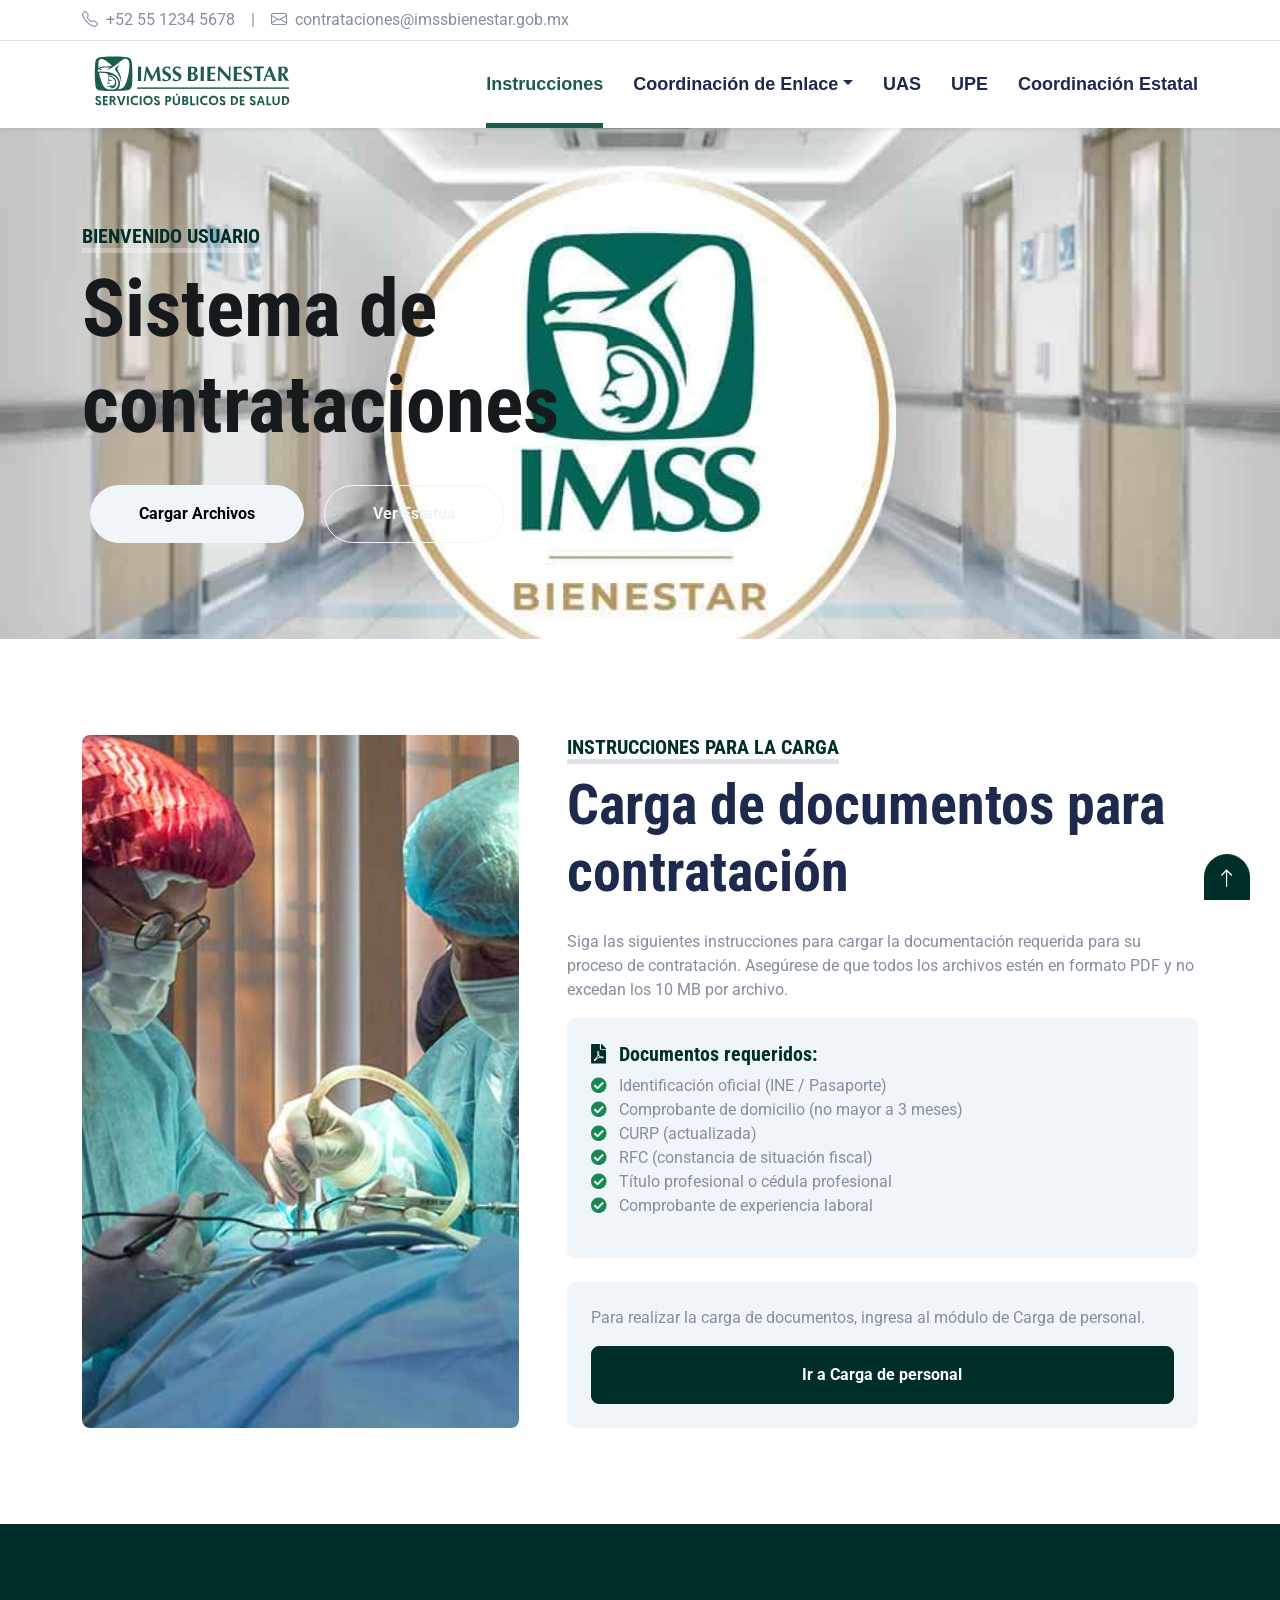
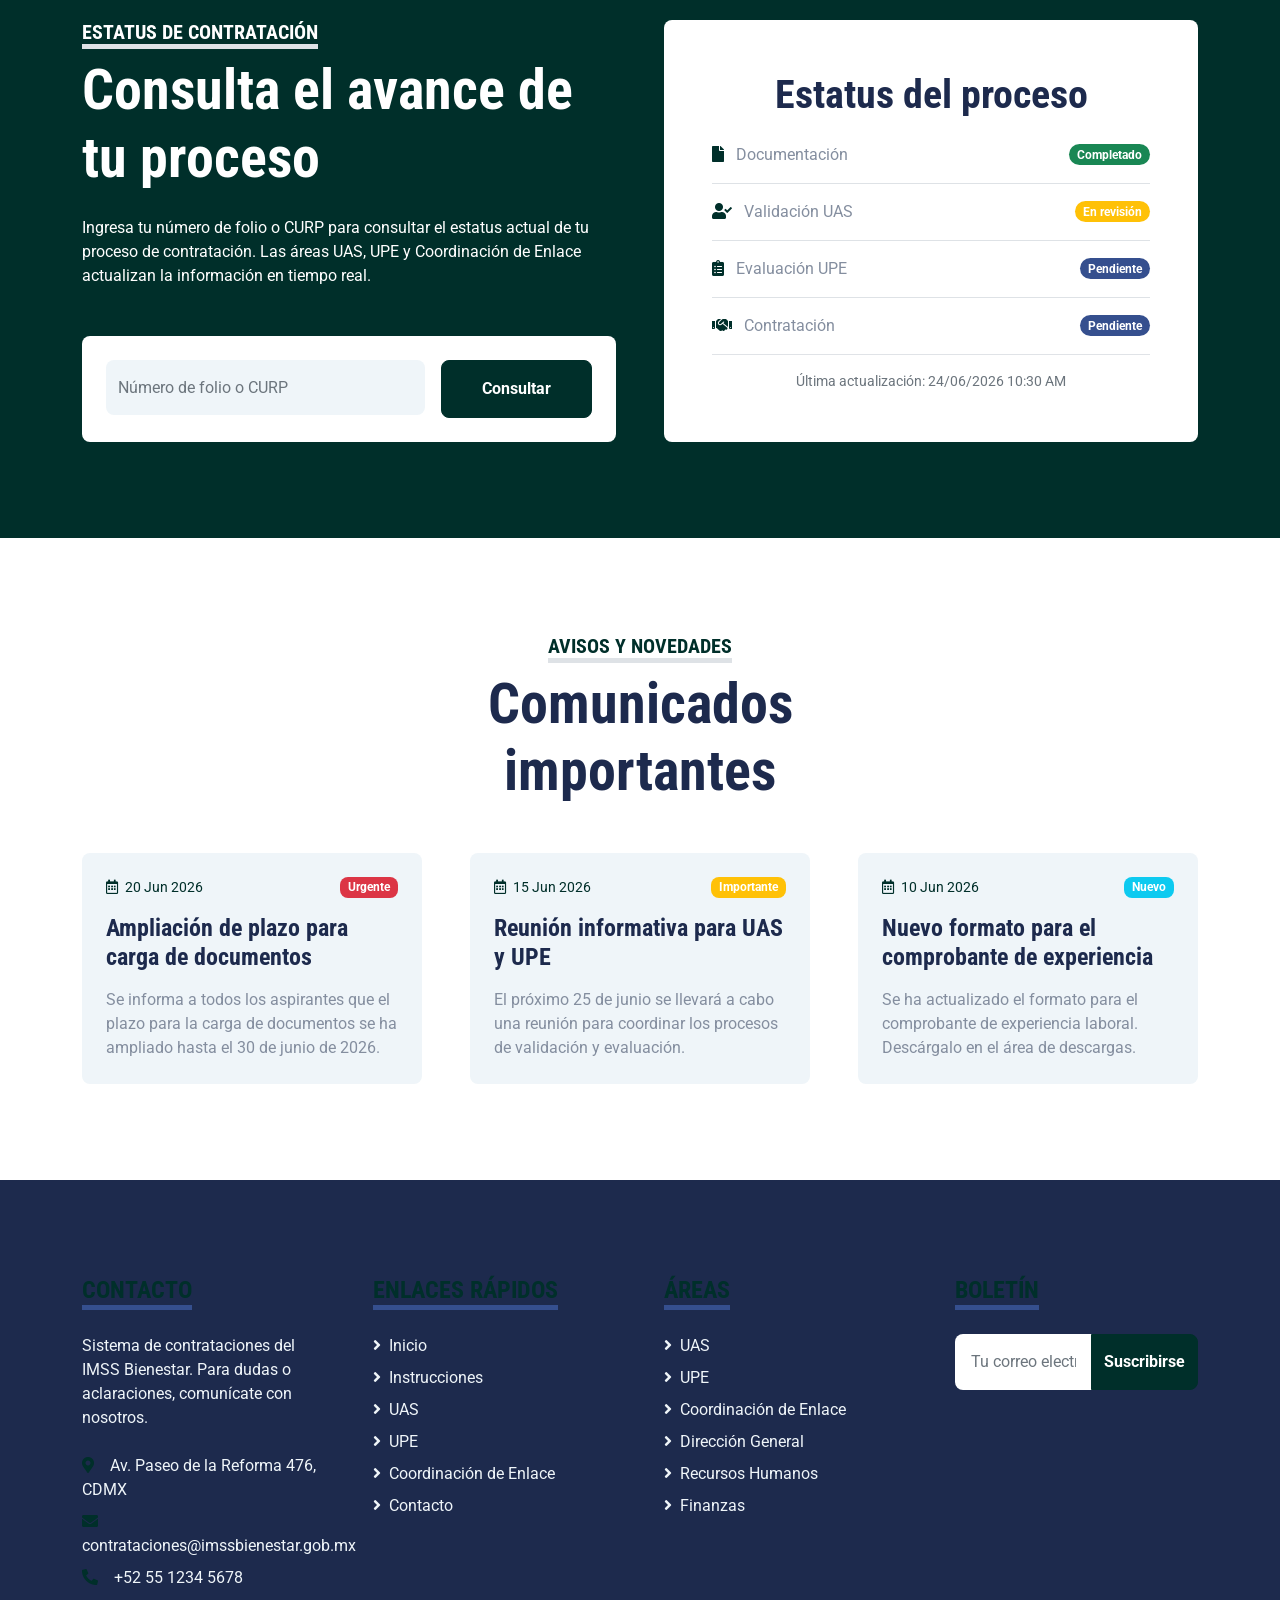
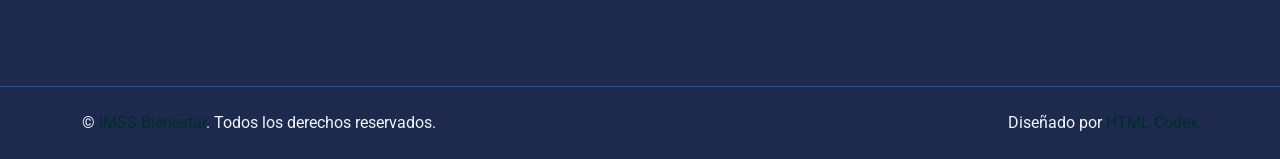
<file: index.html>
<!DOCTYPE html>
<html lang="en">

<head>
    <meta charset="utf-8">
    <title>IMSS Bienestar - Instrucciones</title>
    <meta content="width=device-width, initial-scale=1.0" name="viewport">
    <meta content="Sistema de Contrataciones IMSS Bienestar" name="keywords">
    <meta content="Portal de instrucciones para la carga de archivos y seguimiento de contrataciones" name="description">

    <!-- Favicon -->
    <link href="img/favicon.ico" rel="icon">

    <!-- Google Web Fonts -->
    <link rel="preconnect" href="https://fonts.gstatic.com">
    <link href="https://fonts.googleapis.com/css2?family=Roboto+Condensed:wght@400;700&family=Roboto:wght@400;700&display=swap" rel="stylesheet">

    <!-- Icon Font Stylesheet -->
    <link href="https://cdnjs.cloudflare.com/ajax/libs/font-awesome/5.15.0/css/all.min.css" rel="stylesheet">
    <link href="https://cdn.jsdelivr.net/npm/bootstrap-icons@1.4.1/font/bootstrap-icons.css" rel="stylesheet">

    <!-- Libraries Stylesheet -->
    <link href="lib/owlcarousel/assets/owl.carousel.min.css" rel="stylesheet">
    <link href="lib/tempusdominus/css/tempusdominus-bootstrap-4.min.css" rel="stylesheet" />

    <!-- Customized Bootstrap Stylesheet -->
    <link href="css/bootstrap.min.css" rel="stylesheet">

    <!-- Template Stylesheet -->
    <link href="css/style.css" rel="stylesheet">
</head>

<body>
    <!-- Topbar Start -->
    <div class="container-fluid py-2 border-bottom d-none d-lg-block">
        <div class="container">
            <div class="row">
                <div class="col-12 text-center text-lg-start mb-2 mb-lg-0">
                    <div class="d-inline-flex align-items-center">
                        <a class="text-decoration-none text-body pe-3" href=""><i class="bi bi-telephone me-2"></i>+52 55 1234 5678</a>
                        <span class="text-body">|</span>
                        <a class="text-decoration-none text-body px-3" href=""><i class="bi bi-envelope me-2"></i>contrataciones@imssbienestar.gob.mx</a>
                    </div>
                </div>
            </div>
        </div>
    </div>
    <!-- Topbar End -->


    <!-- Navbar Start -->
    <div class="container-fluid sticky-top bg-white shadow-sm">
        <div class="container">
            <nav class="navbar navbar-expand-lg bg-white navbar-light py-3 py-lg-0">
                <a href="index.html" class="navbar-brand">
                    <span class="imss-logo" role="img" aria-label="IMSS Bienestar"></span>
                </a>
                <button class="navbar-toggler" type="button" data-bs-toggle="collapse" data-bs-target="#navbarCollapse">
                    <span class="navbar-toggler-icon"></span>
                </button>
                <div class="collapse navbar-collapse" id="navbarCollapse">
                    <div class="navbar-nav ms-auto py-0">
                        <a href="index.html" class="nav-item nav-link active">Instrucciones</a>
                        <div class="nav-item dropdown">
                            <a href="#" class="nav-link dropdown-toggle" data-bs-toggle="dropdown">Coordinación de Enlace</a>
                            <div class="dropdown-menu m-0">
                                <a href="about.html" class="dropdown-item">Coordinación de Enlace</a>
                                <a href="blog.html" class="dropdown-item">Carga de personal</a>
                                <a href="team.html" class="dropdown-item">Equipo</a>
                                <a href="testimonial.html" class="dropdown-item">Testimonios</a>
                                <a href="search.html" class="dropdown-item">Búsqueda</a>
                            </div>
                        </div>
                        <a href="service.html" class="nav-item nav-link">UAS</a>
                        <a href="appointment.html" class="nav-item nav-link">UPE</a>
                        <a href="contact.html" class="nav-item nav-link">Coordinación Estatal</a>
                    </div>
                </div>
            </nav>
        </div>
    </div>
    <!-- Navbar End -->


    <!-- Hero Start -->
    <div class="container-fluid bg-primary py-5 mb-5 hero-header">
        <div class="container py-5">
            <div class="row justify-content-start">
                <div class="col-lg-8 text-center text-lg-start">
                    <h5 class="d-inline-block text-primary text-uppercase border-bottom border-5" style="border-color: rgba(256, 256, 256, .3) !important;">Bienvenido usuario</h5>
                    <h1 class="display-1 mb-md-4" style="color: #161A1D;">Sistema de contrataciones</h1>
                    <div class="pt-2">
                        <a href="blog.html" class="btn btn-light rounded-pill py-md-3 px-md-5 mx-2">Cargar Archivos</a>
                        <a href="#estatus-contratacion" class="btn btn-outline-light rounded-pill py-md-3 px-md-5 mx-2">Ver Estatus</a>
                    </div>
                </div>
            </div>
        </div>
    </div>
    <!-- Hero End -->


    <!-- Instructions and File Upload Section Start -->
    <div class="container-fluid py-5" id="carga-archivos">
        <div class="container">
            <div class="row gx-5">
                <div class="col-lg-5 mb-5 mb-lg-0" style="min-height: 400px;">
                    <div class="position-relative h-100">
                        <img class="position-absolute w-100 h-100 rounded" src="img/about.jpg" style="object-fit: cover;">
                    </div>
                </div>
                <div class="col-lg-7">
                    <div class="mb-4">
                        <h5 class="d-inline-block text-primary text-uppercase border-bottom border-5">Instrucciones para la carga</h5>
                        <h1 class="display-4">Carga de documentos para contratación</h1>
                    </div>
                    <p>Siga las siguientes instrucciones para cargar la documentación requerida para su proceso de contratación. Asegúrese de que todos los archivos estén en formato PDF y no excedan los 10 MB por archivo.</p>
                    <div class="bg-light p-4 rounded mb-4">
                        <h5 class="text-primary"><i class="fas fa-file-pdf me-2"></i> Documentos requeridos:</h5>
                        <ul class="list-unstyled">
                            <li><i class="fas fa-check-circle text-success me-2"></i> Identificación oficial (INE / Pasaporte)</li>
                            <li><i class="fas fa-check-circle text-success me-2"></i> Comprobante de domicilio (no mayor a 3 meses)</li>
                            <li><i class="fas fa-check-circle text-success me-2"></i> CURP (actualizada)</li>
                            <li><i class="fas fa-check-circle text-success me-2"></i> RFC (constancia de situación fiscal)</li>
                            <li><i class="fas fa-check-circle text-success me-2"></i> Título profesional o cédula profesional</li>
                            <li><i class="fas fa-check-circle text-success me-2"></i> Comprobante de experiencia laboral</li>
                        </ul>
                    </div>
                    <div class="bg-light p-4 rounded">
                        <p class="mb-3">Para realizar la carga de documentos, ingresa al módulo de Carga de personal.</p>
                        <a href="blog.html" class="btn btn-primary w-100 py-3">Ir a Carga de personal</a>
                    </div>
                </div>
            </div>
        </div>
    </div>
    <!-- Instructions and File Upload Section End -->


    <!-- Status Section Start -->
    <div class="container-fluid bg-primary my-5 py-5" id="estatus-contratacion">
        <div class="container py-5">
            <div class="row gx-5">
                <div class="col-lg-6 mb-5 mb-lg-0">
                    <div class="mb-4">
                        <h5 class="d-inline-block text-white text-uppercase border-bottom border-5">Estatus de contratación</h5>
                        <h1 class="display-4 text-white">Consulta el avance de tu proceso</h1>
                    </div>
                    <p class="text-white mb-5">Ingresa tu número de folio o CURP para consultar el estatus actual de tu proceso de contratación. Las áreas UAS, UPE y Coordinación de Enlace actualizan la información en tiempo real.</p>
                    <div class="bg-white text-center rounded p-4">
                        <form>
                            <div class="row g-3">
                                <div class="col-12 col-sm-8">
                                    <input type="text" class="form-control bg-light border-0" placeholder="Número de folio o CURP" style="height: 55px;">
                                </div>
                                <div class="col-12 col-sm-4">
                                    <button class="btn btn-primary w-100 py-3" type="submit">Consultar</button>
                                </div>
                            </div>
                        </form>
                    </div>
                </div>
                <div class="col-lg-6">
                    <div class="bg-white text-center rounded p-5 h-100 d-flex flex-column justify-content-center">
                        <h1 class="mb-4">Estatus del proceso</h1>
                        <div class="d-flex justify-content-between align-items-center border-bottom pb-3">
                            <span><i class="fas fa-file text-primary me-2"></i> Documentación</span>
                            <span class="badge bg-success rounded-pill">Completado</span>
                        </div>
                        <div class="d-flex justify-content-between align-items-center border-bottom py-3">
                            <span><i class="fas fa-user-check text-primary me-2"></i> Validación UAS</span>
                            <span class="badge bg-warning rounded-pill">En revisión</span>
                        </div>
                        <div class="d-flex justify-content-between align-items-center border-bottom py-3">
                            <span><i class="fas fa-clipboard-list text-primary me-2"></i> Evaluación UPE</span>
                            <span class="badge bg-secondary rounded-pill">Pendiente</span>
                        </div>
                        <div class="d-flex justify-content-between align-items-center pt-3">
                            <span><i class="fas fa-handshake text-primary me-2"></i> Contratación</span>
                            <span class="badge bg-secondary rounded-pill">Pendiente</span>
                        </div>
                        <hr>
                        <small class="text-muted">Última actualización: 24/06/2026 10:30 AM</small>
                    </div>
                </div>
            </div>
        </div>
    </div>
    <!-- Status Section End -->


    <!-- News and Alerts Start -->
    <div class="container-fluid py-5">
        <div class="container">
            <div class="text-center mx-auto mb-5" style="max-width: 500px;">
                <h5 class="d-inline-block text-primary text-uppercase border-bottom border-5">Avisos y novedades</h5>
                <h1 class="display-4">Comunicados importantes</h1>
            </div>
            <div class="row g-5">
                <div class="col-lg-4 col-md-6">
                    <div class="bg-light rounded overflow-hidden">
                        <div class="p-4">
                            <div class="d-flex justify-content-between">
                                <small class="text-primary"><i class="far fa-calendar-alt me-1"></i> 20 Jun 2026</small>
                                <span class="badge bg-danger">Urgente</span>
                            </div>
                            <a class="h4 d-block my-3" href="#">Ampliación de plazo para carga de documentos</a>
                            <p class="m-0">Se informa a todos los aspirantes que el plazo para la carga de documentos se ha ampliado hasta el 30 de junio de 2026.</p>
                        </div>
                    </div>
                </div>
                <div class="col-lg-4 col-md-6">
                    <div class="bg-light rounded overflow-hidden">
                        <div class="p-4">
                            <div class="d-flex justify-content-between">
                                <small class="text-primary"><i class="far fa-calendar-alt me-1"></i> 15 Jun 2026</small>
                                <span class="badge bg-warning">Importante</span>
                            </div>
                            <a class="h4 d-block my-3" href="#">Reunión informativa para UAS y UPE</a>
                            <p class="m-0">El próximo 25 de junio se llevará a cabo una reunión para coordinar los procesos de validación y evaluación.</p>
                        </div>
                    </div>
                </div>
                <div class="col-lg-4 col-md-6">
                    <div class="bg-light rounded overflow-hidden">
                        <div class="p-4">
                            <div class="d-flex justify-content-between">
                                <small class="text-primary"><i class="far fa-calendar-alt me-1"></i> 10 Jun 2026</small>
                                <span class="badge bg-info">Nuevo</span>
                            </div>
                            <a class="h4 d-block my-3" href="#">Nuevo formato para el comprobante de experiencia</a>
                            <p class="m-0">Se ha actualizado el formato para el comprobante de experiencia laboral. Descárgalo en el área de descargas.</p>
                        </div>
                    </div>
                </div>
            </div>
        </div>
    </div>
    <!-- News and Alerts End -->


    <!-- Footer Start -->
    <div class="container-fluid bg-dark text-light mt-5 py-5">
        <div class="container py-5">
            <div class="row g-5">
                <div class="col-lg-3 col-md-6">
                    <h4 class="d-inline-block text-primary text-uppercase border-bottom border-5 border-secondary mb-4">Contacto</h4>
                    <p class="mb-4">Sistema de contrataciones del IMSS Bienestar. Para dudas o aclaraciones, comunícate con nosotros.</p>
                    <p class="mb-2"><i class="fa fa-map-marker-alt text-primary me-3"></i>Av. Paseo de la Reforma 476, CDMX</p>
                    <p class="mb-2"><i class="fa fa-envelope text-primary me-3"></i>contrataciones@imssbienestar.gob.mx</p>
                    <p class="mb-0"><i class="fa fa-phone-alt text-primary me-3"></i>+52 55 1234 5678</p>
                </div>
                <div class="col-lg-3 col-md-6">
                    <h4 class="d-inline-block text-primary text-uppercase border-bottom border-5 border-secondary mb-4">Enlaces rápidos</h4>
                    <div class="d-flex flex-column justify-content-start">
                        <a class="text-light mb-2" href="#"><i class="fa fa-angle-right me-2"></i>Inicio</a>
                        <a class="text-light mb-2" href="#"><i class="fa fa-angle-right me-2"></i>Instrucciones</a>
                        <a class="text-light mb-2" href="#"><i class="fa fa-angle-right me-2"></i>UAS</a>
                        <a class="text-light mb-2" href="#"><i class="fa fa-angle-right me-2"></i>UPE</a>
                        <a class="text-light mb-2" href="#"><i class="fa fa-angle-right me-2"></i>Coordinación de Enlace</a>
                        <a class="text-light" href="#"><i class="fa fa-angle-right me-2"></i>Contacto</a>
                    </div>
                </div>
                <div class="col-lg-3 col-md-6">
                    <h4 class="d-inline-block text-primary text-uppercase border-bottom border-5 border-secondary mb-4">Áreas</h4>
                    <div class="d-flex flex-column justify-content-start">
                        <a class="text-light mb-2" href="#"><i class="fa fa-angle-right me-2"></i>UAS</a>
                        <a class="text-light mb-2" href="#"><i class="fa fa-angle-right me-2"></i>UPE</a>
                        <a class="text-light mb-2" href="#"><i class="fa fa-angle-right me-2"></i>Coordinación de Enlace</a>
                        <a class="text-light mb-2" href="#"><i class="fa fa-angle-right me-2"></i>Dirección General</a>
                        <a class="text-light mb-2" href="#"><i class="fa fa-angle-right me-2"></i>Recursos Humanos</a>
                        <a class="text-light" href="#"><i class="fa fa-angle-right me-2"></i>Finanzas</a>
                    </div>
                </div>
                <div class="col-lg-3 col-md-6">
                    <h4 class="d-inline-block text-primary text-uppercase border-bottom border-5 border-secondary mb-4">Boletín</h4>
                    <form action="">
                        <div class="input-group">
                            <input type="text" class="form-control p-3 border-0" placeholder="Tu correo electrónico">
                            <button class="btn btn-primary">Suscribirse</button>
                        </div>
                    </form>
                </div>
            </div>
        </div>
    </div>
    <div class="container-fluid bg-dark text-light border-top border-secondary py-4">
        <div class="container">
            <div class="row g-5">
                <div class="col-md-6 text-center text-md-start">
                    <p class="mb-md-0">&copy; <a class="text-primary" href="#">IMSS Bienestar</a>. Todos los derechos reservados.</p>
                </div>
                <div class="col-md-6 text-center text-md-end">
                    <p class="mb-0">Diseñado por <a class="text-primary" href="https://htmlcodex.com">HTML Codex</a></p>
                </div>
            </div>
        </div>
    </div>
    <!-- Footer End -->


    <!-- Back to Top -->
    <a href="#" class="btn btn-lg btn-primary btn-lg-square back-to-top"><i class="bi bi-arrow-up"></i></a>


    <!-- JavaScript Libraries -->
    <script src="https://code.jquery.com/jquery-3.4.1.min.js"></script>
    <script src="https://cdn.jsdelivr.net/npm/bootstrap@5.0.0/dist/js/bootstrap.bundle.min.js"></script>
    <script src="lib/easing/easing.min.js"></script>
    <script src="lib/waypoints/waypoints.min.js"></script>
    <script src="lib/owlcarousel/owl.carousel.min.js"></script>
    <script src="lib/tempusdominus/js/moment.min.js"></script>
    <script src="lib/tempusdominus/js/moment-timezone.min.js"></script>
    <script src="lib/tempusdominus/js/tempusdominus-bootstrap-4.min.js"></script>

    <!-- Template Javascript -->
    <script src="js/main.js"></script>
</body>

</html>
</file>
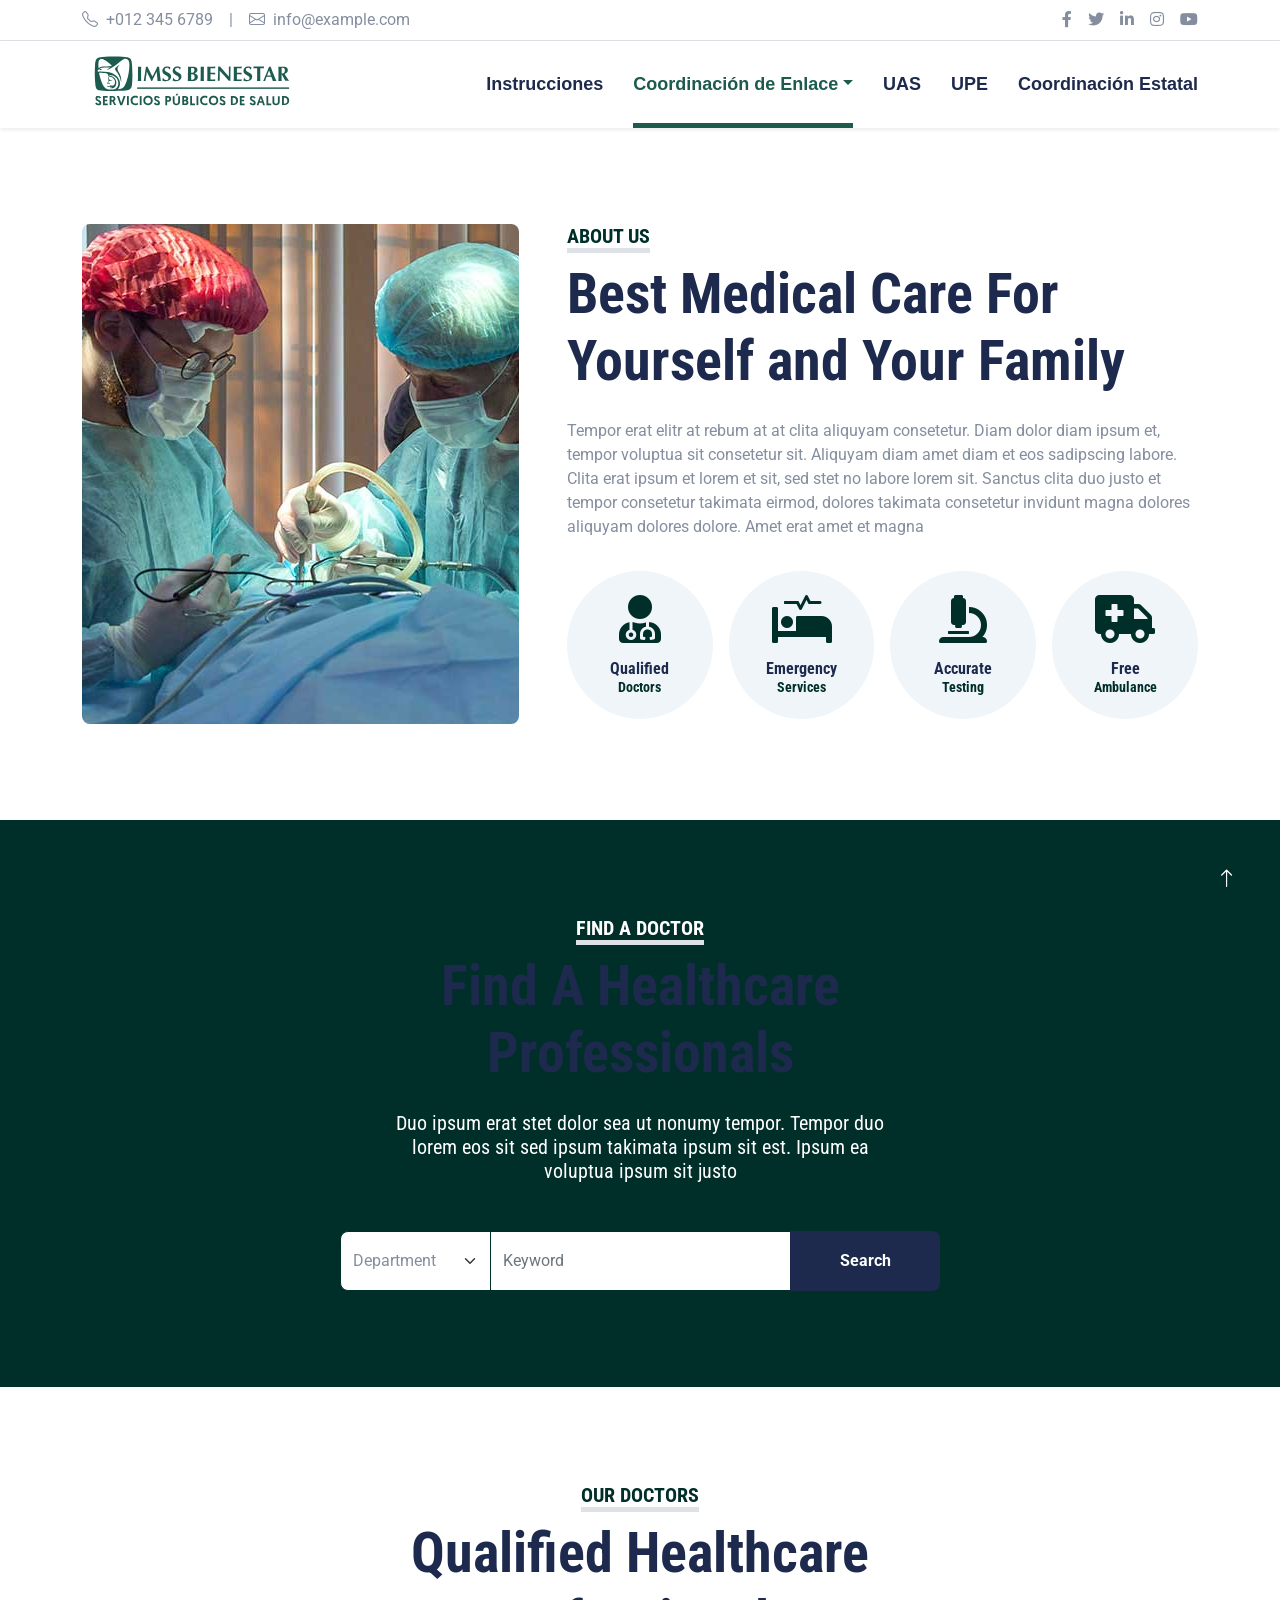
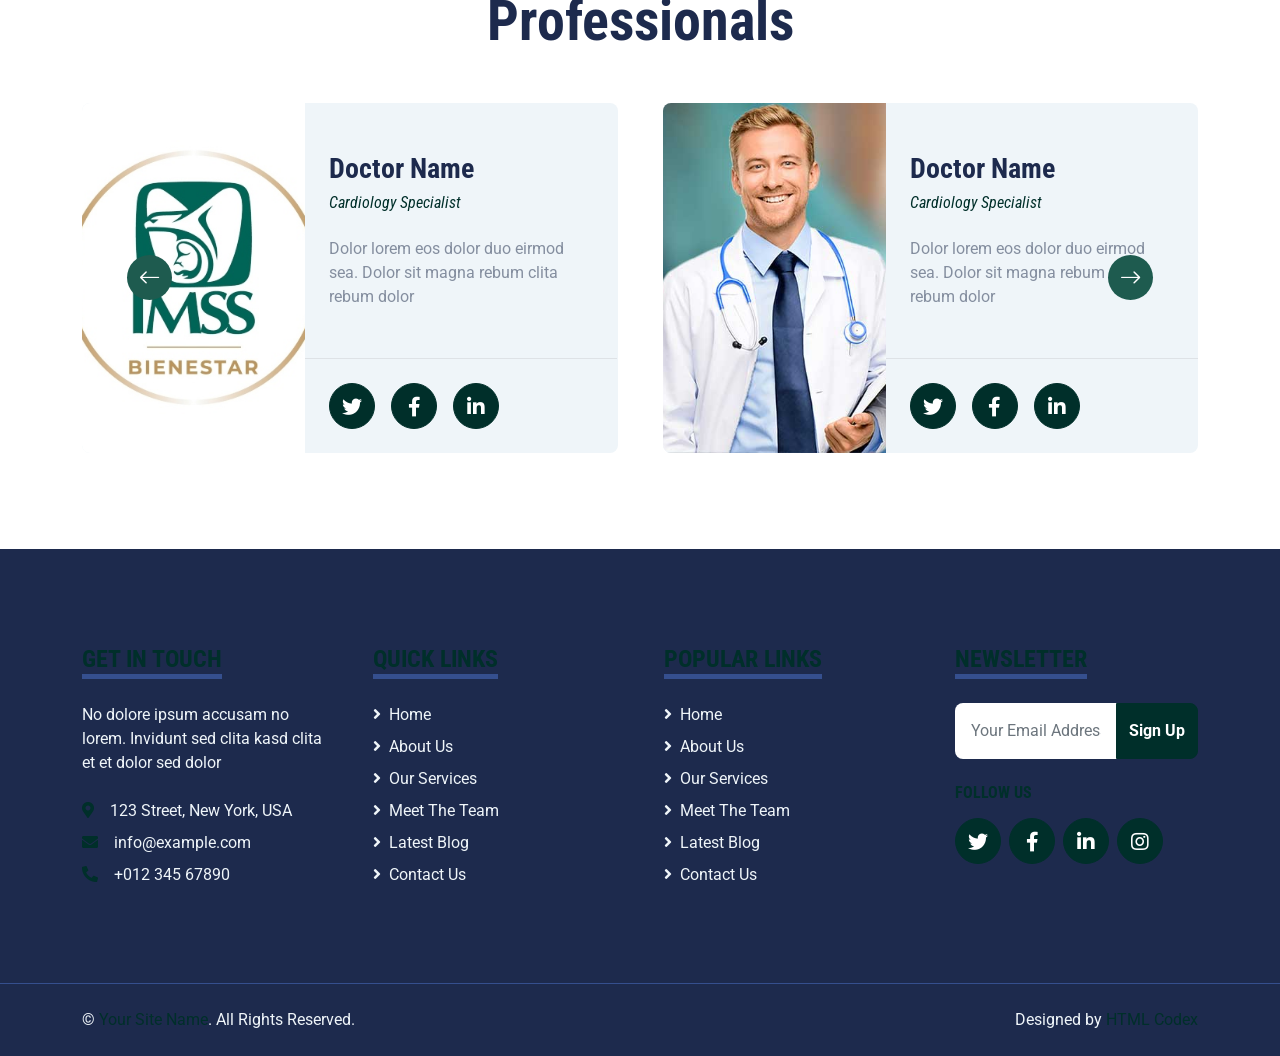
<file: about.html>
<!DOCTYPE html>
<html lang="en">

<head>
    <meta charset="utf-8">
    <title>IMSS Bienestar - Coordinación de Enlace</title>
    <meta content="width=device-width, initial-scale=1.0" name="viewport">
    <meta content="Free HTML Templates" name="keywords">
    <meta content="Free HTML Templates" name="description">

    <!-- Favicon -->
    <link href="img/favicon.ico" rel="icon">

    <!-- Google Web Fonts -->
    <link rel="preconnect" href="https://fonts.gstatic.com">
    <link href="https://fonts.googleapis.com/css2?family=Roboto+Condensed:wght@400;700&family=Roboto:wght@400;700&display=swap" rel="stylesheet">  

    <!-- Icon Font Stylesheet -->
    <link href="https://cdnjs.cloudflare.com/ajax/libs/font-awesome/5.15.0/css/all.min.css" rel="stylesheet">
    <link href="https://cdn.jsdelivr.net/npm/bootstrap-icons@1.4.1/font/bootstrap-icons.css" rel="stylesheet">

    <!-- Libraries Stylesheet -->
    <link href="lib/owlcarousel/assets/owl.carousel.min.css" rel="stylesheet">
    <link href="lib/tempusdominus/css/tempusdominus-bootstrap-4.min.css" rel="stylesheet" />

    <!-- Customized Bootstrap Stylesheet -->
    <link href="css/bootstrap.min.css" rel="stylesheet">

    <!-- Template Stylesheet -->
    <link href="css/style.css" rel="stylesheet">
</head>

<body>
    <!-- Topbar Start -->
    <div class="container-fluid py-2 border-bottom d-none d-lg-block">
        <div class="container">
            <div class="row">
                <div class="col-md-6 text-center text-lg-start mb-2 mb-lg-0">
                    <div class="d-inline-flex align-items-center">
                        <a class="text-decoration-none text-body pe-3" href=""><i class="bi bi-telephone me-2"></i>+012 345 6789</a>
                        <span class="text-body">|</span>
                        <a class="text-decoration-none text-body px-3" href=""><i class="bi bi-envelope me-2"></i>info@example.com</a>
                    </div>
                </div>
                <div class="col-md-6 text-center text-lg-end">
                    <div class="d-inline-flex align-items-center">
                        <a class="text-body px-2" href="">
                            <i class="fab fa-facebook-f"></i>
                        </a>
                        <a class="text-body px-2" href="">
                            <i class="fab fa-twitter"></i>
                        </a>
                        <a class="text-body px-2" href="">
                            <i class="fab fa-linkedin-in"></i>
                        </a>
                        <a class="text-body px-2" href="">
                            <i class="fab fa-instagram"></i>
                        </a>
                        <a class="text-body ps-2" href="">
                            <i class="fab fa-youtube"></i>
                        </a>
                    </div>
                </div>
            </div>
        </div>
    </div>
    <!-- Topbar End -->


    <!-- Navbar Start -->
    <div class="container-fluid sticky-top bg-white shadow-sm mb-5">
        <div class="container">
            <nav class="navbar navbar-expand-lg bg-white navbar-light py-3 py-lg-0">
                <a href="index.html" class="navbar-brand">
                    <span class="imss-logo" role="img" aria-label="IMSS Bienestar"></span>
                </a>
                <button class="navbar-toggler" type="button" data-bs-toggle="collapse" data-bs-target="#navbarCollapse">
                    <span class="navbar-toggler-icon"></span>
                </button>
                <div class="collapse navbar-collapse" id="navbarCollapse">
                    <div class="navbar-nav ms-auto py-0">
                        <a href="index.html" class="nav-item nav-link">Instrucciones</a>
                        <div class="nav-item dropdown">
                            <a href="#" class="nav-link dropdown-toggle active" data-bs-toggle="dropdown">Coordinación de Enlace</a>
                            <div class="dropdown-menu m-0">
                                <a href="about.html" class="dropdown-item active">Coordinación de Enlace</a>
                                <a href="blog.html" class="dropdown-item">Carga de personal</a>
                                <a href="team.html" class="dropdown-item">Equipo</a>
                                <a href="testimonial.html" class="dropdown-item">Testimonios</a>
                                <a href="search.html" class="dropdown-item">Búsqueda</a>
                            </div>
                        </div>
                        <a href="service.html" class="nav-item nav-link">UAS</a>
                        <a href="appointment.html" class="nav-item nav-link">UPE</a>
                        <a href="contact.html" class="nav-item nav-link">Coordinación Estatal</a>
                    </div>
                </div>
            </nav>
        </div>
    </div>
    <!-- Navbar End -->


    <!-- About Start -->
    <div class="container-fluid py-5">
        <div class="container">
            <div class="row gx-5">
                <div class="col-lg-5 mb-5 mb-lg-0" style="min-height: 500px;">
                    <div class="position-relative h-100">
                        <img class="position-absolute w-100 h-100 rounded" src="img/about.jpg" style="object-fit: cover;">
                    </div>
                </div>
                <div class="col-lg-7">
                    <div class="mb-4">
                        <h5 class="d-inline-block text-primary text-uppercase border-bottom border-5">About Us</h5>
                        <h1 class="display-4">Best Medical Care For Yourself and Your Family</h1>
                    </div>
                    <p>Tempor erat elitr at rebum at at clita aliquyam consetetur. Diam dolor diam ipsum et, tempor voluptua sit consetetur sit. Aliquyam diam amet diam et eos sadipscing labore. Clita erat ipsum et lorem et sit, sed stet no labore lorem sit. Sanctus clita duo justo et tempor consetetur takimata eirmod, dolores takimata consetetur invidunt magna dolores aliquyam dolores dolore. Amet erat amet et magna</p>
                    <div class="row g-3 pt-3">
                        <div class="col-sm-3 col-6">
                            <div class="bg-light text-center rounded-circle py-4">
                                <i class="fa fa-3x fa-user-md text-primary mb-3"></i>
                                <h6 class="mb-0">Qualified<small class="d-block text-primary">Doctors</small></h6>
                            </div>
                        </div>
                        <div class="col-sm-3 col-6">
                            <div class="bg-light text-center rounded-circle py-4">
                                <i class="fa fa-3x fa-procedures text-primary mb-3"></i>
                                <h6 class="mb-0">Emergency<small class="d-block text-primary">Services</small></h6>
                            </div>
                        </div>
                        <div class="col-sm-3 col-6">
                            <div class="bg-light text-center rounded-circle py-4">
                                <i class="fa fa-3x fa-microscope text-primary mb-3"></i>
                                <h6 class="mb-0">Accurate<small class="d-block text-primary">Testing</small></h6>
                            </div>
                        </div>
                        <div class="col-sm-3 col-6">
                            <div class="bg-light text-center rounded-circle py-4">
                                <i class="fa fa-3x fa-ambulance text-primary mb-3"></i>
                                <h6 class="mb-0">Free<small class="d-block text-primary">Ambulance</small></h6>
                            </div>
                        </div>
                    </div>
                </div>
            </div>
        </div>
    </div>
    <!-- About End -->


    <!-- Search Start -->
    <div class="container-fluid bg-primary my-5 py-5">
        <div class="container py-5">
            <div class="text-center mx-auto mb-5" style="max-width: 500px;">
                <h5 class="d-inline-block text-white text-uppercase border-bottom border-5">Find A Doctor</h5>
                <h1 class="display-4 mb-4">Find A Healthcare Professionals</h1>
                <h5 class="text-white fw-normal">Duo ipsum erat stet dolor sea ut nonumy tempor. Tempor duo lorem eos sit sed ipsum takimata ipsum sit est. Ipsum ea voluptua ipsum sit justo</h5>
            </div>
            <div class="mx-auto" style="width: 100%; max-width: 600px;">
                <div class="input-group">
                    <select class="form-select border-primary w-25" style="height: 60px;">
                        <option selected>Department</option>
                        <option value="1">Department 1</option>
                        <option value="2">Department 2</option>
                        <option value="3">Department 3</option>
                    </select>
                    <input type="text" class="form-control border-primary w-50" placeholder="Keyword">
                    <button class="btn btn-dark border-0 w-25">Search</button>
                </div>
            </div>
        </div>
    </div>
    <!-- Search End -->


    <!-- Team Start -->
    <div class="container-fluid py-5">
        <div class="container">
            <div class="text-center mx-auto mb-5" style="max-width: 500px;">
                <h5 class="d-inline-block text-primary text-uppercase border-bottom border-5">Our Doctors</h5>
                <h1 class="display-4">Qualified Healthcare Professionals</h1>
            </div>
            <div class="owl-carousel team-carousel position-relative">
                <div class="team-item">
                    <div class="row g-0 bg-light rounded overflow-hidden">
                        <div class="col-12 col-sm-5 h-100">
                            <img class="img-fluid h-100" src="img/team-1.jpg" style="object-fit: cover;">
                        </div>
                        <div class="col-12 col-sm-7 h-100 d-flex flex-column">
                            <div class="mt-auto p-4">
                                <h3>Doctor Name</h3>
                                <h6 class="fw-normal fst-italic text-primary mb-4">Cardiology Specialist</h6>
                                <p class="m-0">Dolor lorem eos dolor duo eirmod sea. Dolor sit magna rebum clita rebum dolor</p>
                            </div>
                            <div class="d-flex mt-auto border-top p-4">
                                <a class="btn btn-lg btn-primary btn-lg-square rounded-circle me-3" href="#"><i class="fab fa-twitter"></i></a>
                                <a class="btn btn-lg btn-primary btn-lg-square rounded-circle me-3" href="#"><i class="fab fa-facebook-f"></i></a>
                                <a class="btn btn-lg btn-primary btn-lg-square rounded-circle" href="#"><i class="fab fa-linkedin-in"></i></a>
                            </div>
                        </div>
                    </div>
                </div>
                <div class="team-item">
                    <div class="row g-0 bg-light rounded overflow-hidden">
                        <div class="col-12 col-sm-5 h-100">
                            <img class="img-fluid h-100" src="img/team-2.jpg" style="object-fit: cover;">
                        </div>
                        <div class="col-12 col-sm-7 h-100 d-flex flex-column">
                            <div class="mt-auto p-4">
                                <h3>Doctor Name</h3>
                                <h6 class="fw-normal fst-italic text-primary mb-4">Cardiology Specialist</h6>
                                <p class="m-0">Dolor lorem eos dolor duo eirmod sea. Dolor sit magna rebum clita rebum dolor</p>
                            </div>
                            <div class="d-flex mt-auto border-top p-4">
                                <a class="btn btn-lg btn-primary btn-lg-square rounded-circle me-3" href="#"><i class="fab fa-twitter"></i></a>
                                <a class="btn btn-lg btn-primary btn-lg-square rounded-circle me-3" href="#"><i class="fab fa-facebook-f"></i></a>
                                <a class="btn btn-lg btn-primary btn-lg-square rounded-circle" href="#"><i class="fab fa-linkedin-in"></i></a>
                            </div>
                        </div>
                    </div>
                </div>
                <div class="team-item">
                    <div class="row g-0 bg-light rounded overflow-hidden">
                        <div class="col-12 col-sm-5 h-100">
                            <img class="img-fluid h-100" src="img/team-3.jpg" style="object-fit: cover;">
                        </div>
                        <div class="col-12 col-sm-7 h-100 d-flex flex-column">
                            <div class="mt-auto p-4">
                                <h3>Doctor Name</h3>
                                <h6 class="fw-normal fst-italic text-primary mb-4">Cardiology Specialist</h6>
                                <p class="m-0">Dolor lorem eos dolor duo eirmod sea. Dolor sit magna rebum clita rebum dolor</p>
                            </div>
                            <div class="d-flex mt-auto border-top p-4">
                                <a class="btn btn-lg btn-primary btn-lg-square rounded-circle me-3" href="#"><i class="fab fa-twitter"></i></a>
                                <a class="btn btn-lg btn-primary btn-lg-square rounded-circle me-3" href="#"><i class="fab fa-facebook-f"></i></a>
                                <a class="btn btn-lg btn-primary btn-lg-square rounded-circle" href="#"><i class="fab fa-linkedin-in"></i></a>
                            </div>
                        </div>
                    </div>
                </div>
            </div>
        </div>
    </div>
    <!-- Team End -->


    <!-- Footer Start -->
    <div class="container-fluid bg-dark text-light mt-5 py-5">
        <div class="container py-5">
            <div class="row g-5">
                <div class="col-lg-3 col-md-6">
                    <h4 class="d-inline-block text-primary text-uppercase border-bottom border-5 border-secondary mb-4">Get In Touch</h4>
                    <p class="mb-4">No dolore ipsum accusam no lorem. Invidunt sed clita kasd clita et et dolor sed dolor</p>
                    <p class="mb-2"><i class="fa fa-map-marker-alt text-primary me-3"></i>123 Street, New York, USA</p>
                    <p class="mb-2"><i class="fa fa-envelope text-primary me-3"></i>info@example.com</p>
                    <p class="mb-0"><i class="fa fa-phone-alt text-primary me-3"></i>+012 345 67890</p>
                </div>
                <div class="col-lg-3 col-md-6">
                    <h4 class="d-inline-block text-primary text-uppercase border-bottom border-5 border-secondary mb-4">Quick Links</h4>
                    <div class="d-flex flex-column justify-content-start">
                        <a class="text-light mb-2" href="#"><i class="fa fa-angle-right me-2"></i>Home</a>
                        <a class="text-light mb-2" href="#"><i class="fa fa-angle-right me-2"></i>About Us</a>
                        <a class="text-light mb-2" href="#"><i class="fa fa-angle-right me-2"></i>Our Services</a>
                        <a class="text-light mb-2" href="#"><i class="fa fa-angle-right me-2"></i>Meet The Team</a>
                        <a class="text-light mb-2" href="#"><i class="fa fa-angle-right me-2"></i>Latest Blog</a>
                        <a class="text-light" href="#"><i class="fa fa-angle-right me-2"></i>Contact Us</a>
                    </div>
                </div>
                <div class="col-lg-3 col-md-6">
                    <h4 class="d-inline-block text-primary text-uppercase border-bottom border-5 border-secondary mb-4">Popular Links</h4>
                    <div class="d-flex flex-column justify-content-start">
                        <a class="text-light mb-2" href="#"><i class="fa fa-angle-right me-2"></i>Home</a>
                        <a class="text-light mb-2" href="#"><i class="fa fa-angle-right me-2"></i>About Us</a>
                        <a class="text-light mb-2" href="#"><i class="fa fa-angle-right me-2"></i>Our Services</a>
                        <a class="text-light mb-2" href="#"><i class="fa fa-angle-right me-2"></i>Meet The Team</a>
                        <a class="text-light mb-2" href="#"><i class="fa fa-angle-right me-2"></i>Latest Blog</a>
                        <a class="text-light" href="#"><i class="fa fa-angle-right me-2"></i>Contact Us</a>
                    </div>
                </div>
                <div class="col-lg-3 col-md-6">
                    <h4 class="d-inline-block text-primary text-uppercase border-bottom border-5 border-secondary mb-4">Newsletter</h4>
                    <form action="">
                        <div class="input-group">
                            <input type="text" class="form-control p-3 border-0" placeholder="Your Email Address">
                            <button class="btn btn-primary">Sign Up</button>
                        </div>
                    </form>
                    <h6 class="text-primary text-uppercase mt-4 mb-3">Follow Us</h6>
                    <div class="d-flex">
                        <a class="btn btn-lg btn-primary btn-lg-square rounded-circle me-2" href="#"><i class="fab fa-twitter"></i></a>
                        <a class="btn btn-lg btn-primary btn-lg-square rounded-circle me-2" href="#"><i class="fab fa-facebook-f"></i></a>
                        <a class="btn btn-lg btn-primary btn-lg-square rounded-circle me-2" href="#"><i class="fab fa-linkedin-in"></i></a>
                        <a class="btn btn-lg btn-primary btn-lg-square rounded-circle" href="#"><i class="fab fa-instagram"></i></a>
                    </div>
                </div>
            </div>
        </div>
    </div>
    <div class="container-fluid bg-dark text-light border-top border-secondary py-4">
        <div class="container">
            <div class="row g-5">
                <div class="col-md-6 text-center text-md-start">
                    <p class="mb-md-0">&copy; <a class="text-primary" href="#">Your Site Name</a>. All Rights Reserved.</p>
                </div>
                <div class="col-md-6 text-center text-md-end">
                    <!--/*** The author’s attribution link below must remain intact on your website. ***/-->
                    <!--/*** If you wish to remove this credit link, please purchase the Pro Version from https://htmlcodex.com/downloading/?item=1609 . ***/-->
                    <p class="mb-0">Designed by <a class="text-primary" href="https://htmlcodex.com">HTML Codex</a></p>
                </div>
            </div>
        </div>
    </div>
    <!-- Footer End -->


    <!-- Back to Top -->
    <a href="#" class="btn btn-lg btn-primary btn-lg-square back-to-top"><i class="bi bi-arrow-up"></i></a>


    <!-- JavaScript Libraries -->
    <script src="https://code.jquery.com/jquery-3.4.1.min.js"></script>
    <script src="https://cdn.jsdelivr.net/npm/bootstrap@5.0.0/dist/js/bootstrap.bundle.min.js"></script>
    <script src="lib/easing/easing.min.js"></script>
    <script src="lib/waypoints/waypoints.min.js"></script>
    <script src="lib/owlcarousel/owl.carousel.min.js"></script>
    <script src="lib/tempusdominus/js/moment.min.js"></script>
    <script src="lib/tempusdominus/js/moment-timezone.min.js"></script>
    <script src="lib/tempusdominus/js/tempusdominus-bootstrap-4.min.js"></script>

    <!-- Template Javascript -->
    <script src="js/main.js"></script>
</body>

</html>
</file>
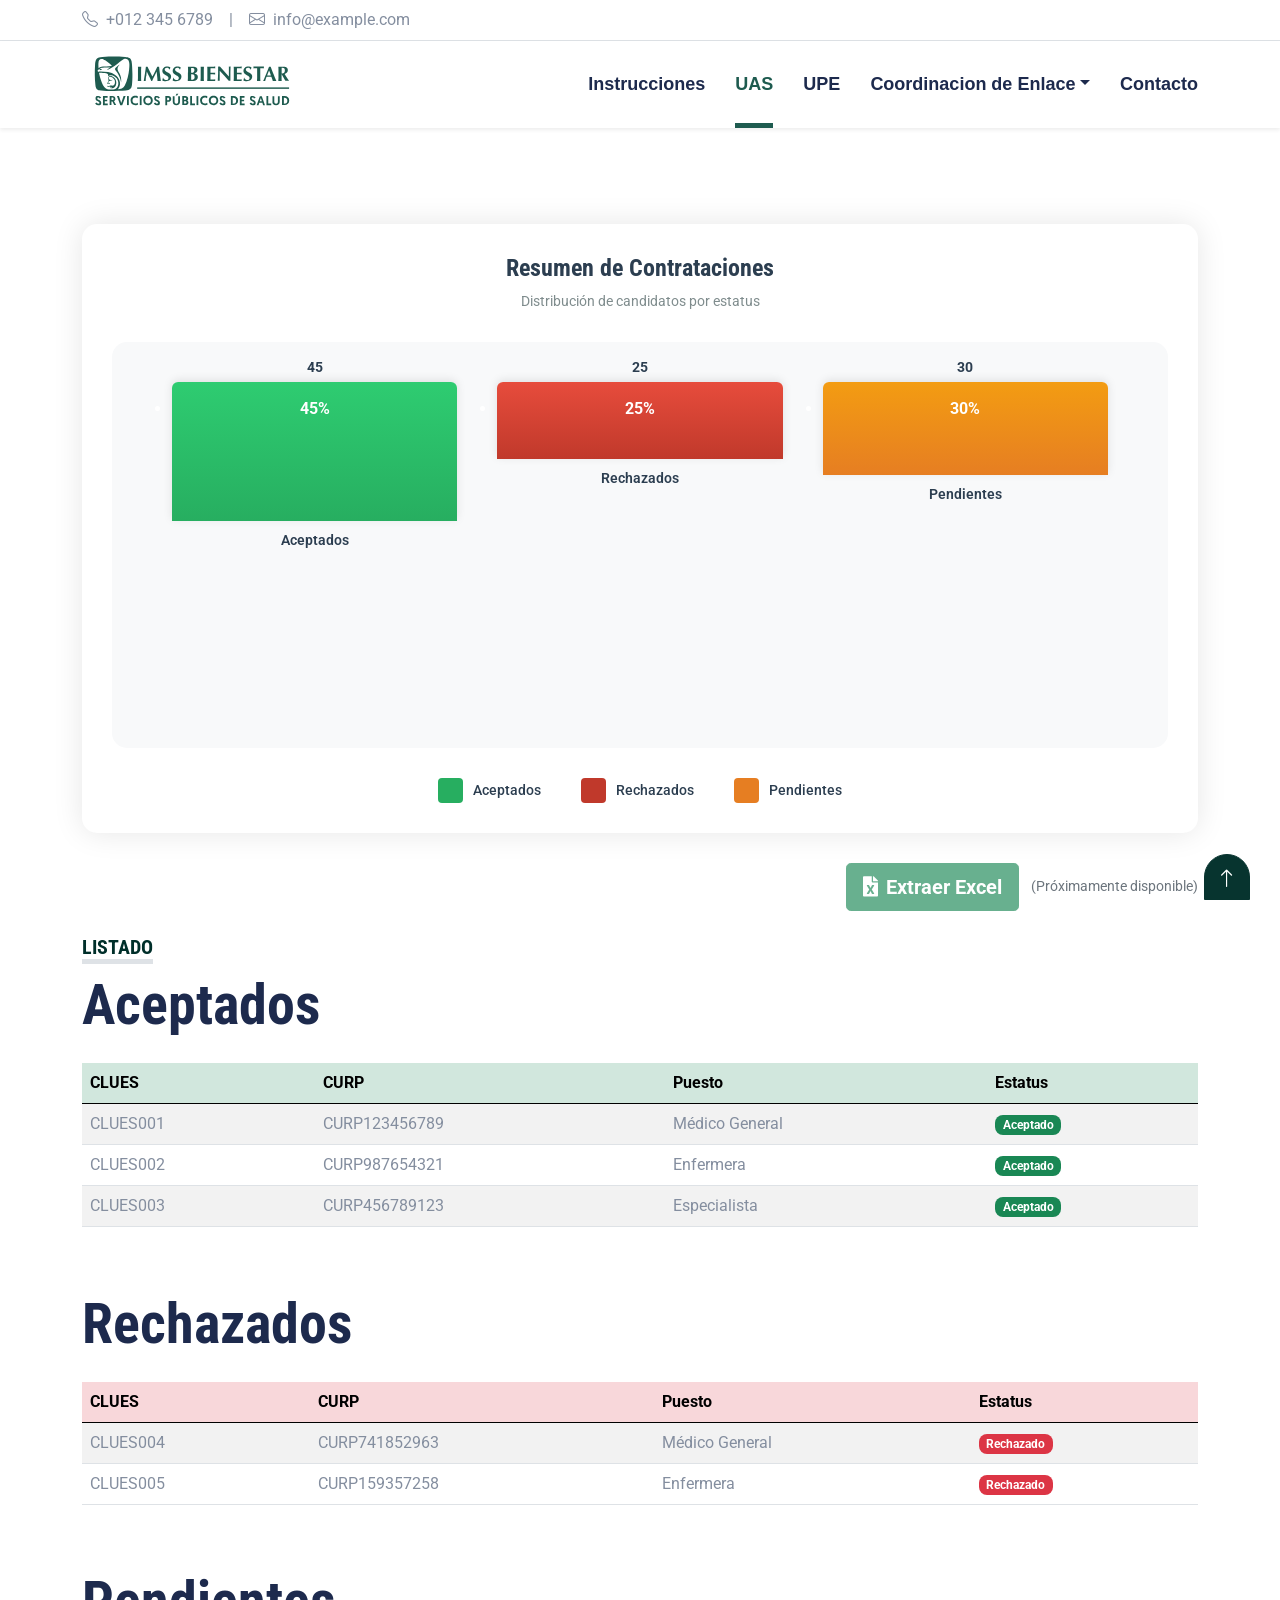
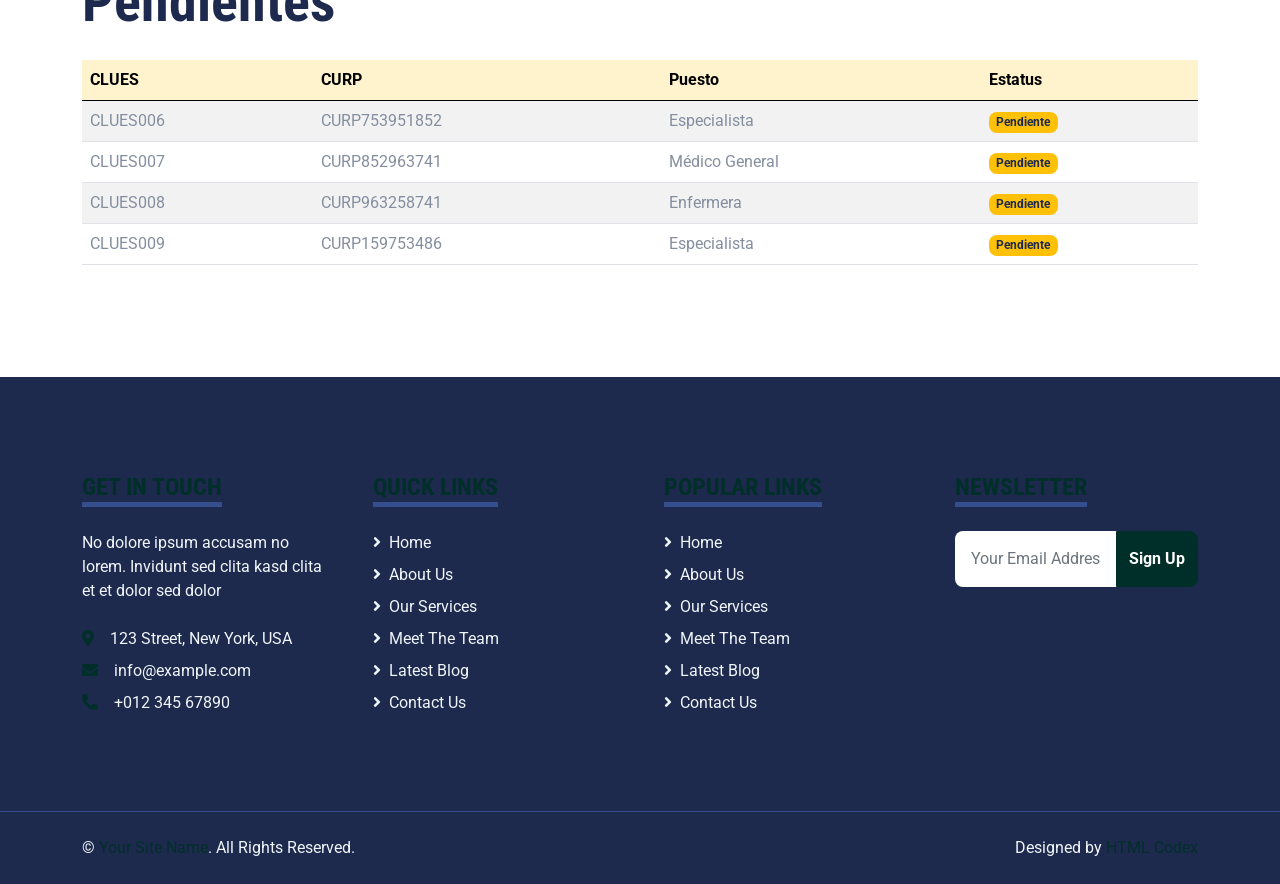
<file: appointment.html>
<!DOCTYPE html>
<html lang="en">

<head>
    <meta charset="utf-8">
    <title>IMSS Bienestar - UAS</title>
    <meta content="width=device-width, initial-scale=1.0" name="viewport">
    <meta content="Free HTML Templates" name="keywords">
    <meta content="Free HTML Templates" name="description">

    <!-- Favicon -->
    <link href="img/favicon.ico" rel="icon">

    <!-- Google Web Fonts -->
    <link rel="preconnect" href="https://fonts.gstatic.com">
    <link href="https://fonts.googleapis.com/css2?family=Roboto+Condensed:wght@400;700&family=Roboto:wght@400;700&display=swap" rel="stylesheet">

    <!-- Icon Font Stylesheet -->
    <link href="https://cdnjs.cloudflare.com/ajax/libs/font-awesome/5.15.0/css/all.min.css" rel="stylesheet">
    <link href="https://cdn.jsdelivr.net/npm/bootstrap-icons@1.4.1/font/bootstrap-icons.css" rel="stylesheet">

    <!-- Libraries Stylesheet -->
    <link href="lib/owlcarousel/assets/owl.carousel.min.css" rel="stylesheet">
    <link href="lib/tempusdominus/css/tempusdominus-bootstrap-4.min.css" rel="stylesheet" />

    <!-- Customized Bootstrap Stylesheet -->
    <link href="css/bootstrap.min.css" rel="stylesheet">

    <!-- Template Stylesheet -->
    <link href="css/style.css" rel="stylesheet">

    <style>
        /* Estilos para la gráfica de barras - Estilo minimalista */
        .chart-container {
            background: white;
            border-radius: 15px;
            padding: 30px;
            box-shadow: 0 0 30px rgba(0,0,0,0.1);
            margin-bottom: 30px;
        }

        .chart-title {
            text-align: center;
            margin-bottom: 30px;
        }

        .chart-title h2 {
            color: #2c3e50;
            font-weight: 700;
            font-size: 24px;
        }

        .chart-title p {
            color: #7f8c8d;
            font-size: 14px;
        }

        .chart {
            width: 100%;
            height: 350px;
            display: grid;
            grid-template-rows: repeat(100, 1fr);
            column-gap: 40px;
            padding: 20px 40px;
            position: relative;
        }

        .chart-bar {
            grid-column: sibling-index();
            grid-row: span attr(data-value number);
            border-radius: 6px 6px 0 0;
            text-align: center;
            padding-top: 15px;
            font-size: 16px;
            color: white;
            font-weight: bold;
            transition: all 0.3s ease;
            cursor: pointer;
            position: relative;
            min-height: 30px;
            box-shadow: 0 -2px 10px rgba(0,0,0,0.1);
        }

        .chart-bar:hover {
            transform: scale(1.03);
            box-shadow: 0 -5px 20px rgba(0,0,0,0.2);
        }

        .chart-bar .bar-label {
            position: absolute;
            bottom: -30px;
            left: 50%;
            transform: translateX(-50%);
            font-size: 14px;
            color: #2c3e50;
            white-space: nowrap;
            font-weight: 600;
        }

        .chart-bar .bar-value {
            position: absolute;
            top: -25px;
            left: 50%;
            transform: translateX(-50%);
            font-size: 14px;
            color: #2c3e50;
            font-weight: 700;
        }

        /* Colores para cada estatus */
        .chart-bar.accepted {
            background: linear-gradient(180deg, #2ecc71, #27ae60);
        }

        .chart-bar.rejected {
            background: linear-gradient(180deg, #e74c3c, #c0392b);
        }

        .chart-bar.pending {
            background: linear-gradient(180deg, #f39c12, #e67e22);
        }

        .chart-legend {
            display: flex;
            justify-content: center;
            gap: 40px;
            margin-top: 30px;
            flex-wrap: wrap;
        }

        .legend-item {
            display: flex;
            align-items: center;
            gap: 10px;
            font-size: 14px;
            color: #2c3e50;
            font-weight: 500;
        }

        .legend-color {
            width: 25px;
            height: 25px;
            border-radius: 4px;
        }

        .legend-color.accepted-color {
            background: #27ae60;
        }

        .legend-color.rejected-color {
            background: #c0392b;
        }

        .legend-color.pending-color {
            background: #e67e22;
        }

        /* Fallback para navegadores sin soporte */
        @supports not (order: sibling-index()) {
            .chart-bar {
                grid-column: var(--grid-col);
            }
        }

        @supports not (order: attr(data-value number)) {
            .chart-bar {
                grid-row: var(--grid-row);
            }
        }

        /* Responsive */
        @media (max-width: 768px) {
            .chart {
                height: 250px;
                column-gap: 20px;
                padding: 15px 20px;
            }
            .chart-bar {
                font-size: 12px;
                padding-top: 10px;
            }
            .chart-bar .bar-label {
                font-size: 11px;
                bottom: -25px;
            }
            .chart-bar .bar-value {
                font-size: 11px;
                top: -20px;
            }
            .chart-legend {
                gap: 20px;
            }
        }

        .chart-wrapper {
            background: #f8f9fa;
            border-radius: 15px;
            padding: 20px;
        }
    </style>
</head>

<body>
    <!-- Topbar Start -->
    <div class="container-fluid py-2 border-bottom d-none d-lg-block">
        <div class="container">
            <div class="row">
                <div class="col-md-6 text-center text-lg-start mb-2 mb-lg-0">
                    <div class="d-inline-flex align-items-center">
                        <a class="text-decoration-none text-body pe-3" href=""><i class="bi bi-telephone me-2"></i>+012 345 6789</a>
                        <span class="text-body">|</span>
                        <a class="text-decoration-none text-body px-3" href=""><i class="bi bi-envelope me-2"></i>info@example.com</a>
                    </div>
                </div>
                <div class="col-md-6 text-center text-lg-end">

                </div>
            </div>
        </div>
    </div>
    <!-- Topbar End -->


    <!-- Navbar Start -->
    <div class="container-fluid sticky-top bg-white shadow-sm mb-5">
        <div class="container">
            <nav class="navbar navbar-expand-lg bg-white navbar-light py-3 py-lg-0">
                <a href="index.html" class="navbar-brand">
                    <span class="imss-logo" role="img" aria-label="IMSS Bienestar"></span>
                </a>
                <button class="navbar-toggler" type="button" data-bs-toggle="collapse" data-bs-target="#navbarCollapse">
                    <span class="navbar-toggler-icon"></span>
                </button>
                <div class="collapse navbar-collapse" id="navbarCollapse">
                    <div class="navbar-nav ms-auto py-0">
                        <a href="index.html" class="nav-item nav-link">Instrucciones</a>
                        <a href="about.html" class="nav-item nav-link active">UAS</a>
                        <a href="service.html" class="nav-item nav-link">UPE</a>
                        <div class="nav-item dropdown">
                            <a href="#" class="nav-link dropdown-toggle" data-bs-toggle="dropdown">Coordinacion de Enlace</a>
                            <div class="dropdown-menu m-0">
                                <a href="blog.html" class="dropdown-item">Carga de personal</a>
                                <a href="team.html" class="dropdown-item">Equipo</a>
                                <a href="testimonial.html" class="dropdown-item">Testimonios</a>
                                <a href="appointment.html" class="dropdown-item">Citas</a>
                                <a href="search.html" class="dropdown-item">Busqueda</a>
                            </div>
                        </div>
                        <a href="contact.html" class="nav-item nav-link">Contacto</a>
                    </div>
                </div>
            </nav>
        </div>
    </div>
    <!-- Navbar End -->


    <!-- About Start - Sección de Tablas UAS con Gráfica -->
    <div class="container-fluid py-5">
        <div class="container">
            <!-- Gráfica de Barras - Solo 3 barras -->
            <div class="chart-container">
                <div class="chart-title">
                    <h2>Resumen de Contrataciones</h2>
                    <p>Distribución de candidatos por estatus</p>
                </div>
                <div class="chart-wrapper">
                    <ul class="chart" tabindex="0" role="list" aria-labelledby="title">
                        <li class="chart-bar accepted" data-value="45" tabindex="0" role="img" aria-label="45% Aceptados">
                            45%
                            <span class="bar-value">45</span>
                            <span class="bar-label">Aceptados</span>
                        </li>
                        <li class="chart-bar rejected" data-value="25" tabindex="0" role="img" aria-label="25% Rechazados">
                            25%
                            <span class="bar-value">25</span>
                            <span class="bar-label">Rechazados</span>
                        </li>
                        <li class="chart-bar pending" data-value="30" tabindex="0" role="img" aria-label="30% Pendientes">
                            30%
                            <span class="bar-value">30</span>
                            <span class="bar-label">Pendientes</span>
                        </li>
                    </ul>
                </div>
                <div class="chart-legend">
                    <div class="legend-item">
                        <div class="legend-color accepted-color"></div>
                        <span>Aceptados</span>
                    </div>
                    <div class="legend-item">
                        <div class="legend-color rejected-color"></div>
                        <span>Rechazados</span>
                    </div>
                    <div class="legend-item">
                        <div class="legend-color pending-color"></div>
                        <span>Pendientes</span>
                    </div>
                </div>
            </div>

            <!-- Botón Extraer Excel (Deshabilitado) -->
            <div class="row mb-4">
                <div class="col-12 text-end">
                    <button class="btn btn-success btn-lg" disabled>
                        <i class="fas fa-file-excel me-2"></i>Extraer Excel
                    </button>
                    <small class="text-muted ms-2">(Próximamente disponible)</small>
                </div>
            </div>

            <!-- Tabla 1: Aceptados -->
            <div class="row gx-5 mb-5">
                <div class="col-12">
                    <div class="mb-4">
                        <h5 class="d-inline-block text-primary text-uppercase border-bottom border-5">Listado</h5>
                        <h1 class="display-4">Aceptados</h1>
                    </div>
                    <div class="table-responsive">
                        <table class="table table-striped table-hover">
                            <thead class="table-success">
                                <tr>
                                    <th>CLUES</th>
                                    <th>CURP</th>
                                    <th>Puesto</th>
                                    <th>Estatus</th>
                                </tr>
                            </thead>
                            <tbody>
                                <tr>
                                    <td>CLUES001</td>
                                    <td>CURP123456789</td>
                                    <td>Médico General</td>
                                    <td><span class="badge bg-success">Aceptado</span></td>
                                </tr>
                                <tr>
                                    <td>CLUES002</td>
                                    <td>CURP987654321</td>
                                    <td>Enfermera</td>
                                    <td><span class="badge bg-success">Aceptado</span></td>
                                </tr>
                                <tr>
                                    <td>CLUES003</td>
                                    <td>CURP456789123</td>
                                    <td>Especialista</td>
                                    <td><span class="badge bg-success">Aceptado</span></td>
                                </tr>
                            </tbody>
                        </table>
                    </div>
                </div>
            </div>

            <!-- Tabla 2: Rechazados -->
            <div class="row gx-5 mb-5">
                <div class="col-12">
                    <div class="mb-4">
                        <h1 class="display-4">Rechazados</h1>
                    </div>
                    <div class="table-responsive">
                        <table class="table table-striped table-hover">
                            <thead class="table-danger">
                                <tr>
                                    <th>CLUES</th>
                                    <th>CURP</th>
                                    <th>Puesto</th>
                                    <th>Estatus</th>
                                </tr>
                            </thead>
                            <tbody>
                                <tr>
                                    <td>CLUES004</td>
                                    <td>CURP741852963</td>
                                    <td>Médico General</td>
                                    <td><span class="badge bg-danger">Rechazado</span></td>
                                </tr>
                                <tr>
                                    <td>CLUES005</td>
                                    <td>CURP159357258</td>
                                    <td>Enfermera</td>
                                    <td><span class="badge bg-danger">Rechazado</span></td>
                                </tr>
                            </tbody>
                        </table>
                    </div>
                </div>
            </div>

            <!-- Tabla 3: Pendientes -->
            <div class="row gx-5">
                <div class="col-12">
                    <div class="mb-4">
                        <h1 class="display-4">Pendientes</h1>
                    </div>
                    <div class="table-responsive">
                        <table class="table table-striped table-hover">
                            <thead class="table-warning">
                                <tr>
                                    <th>CLUES</th>
                                    <th>CURP</th>
                                    <th>Puesto</th>
                                    <th>Estatus</th>
                                </tr>
                            </thead>
                            <tbody>
                                <tr>
                                    <td>CLUES006</td>
                                    <td>CURP753951852</td>
                                    <td>Especialista</td>
                                    <td><span class="badge bg-warning text-dark">Pendiente</span></td>
                                </tr>
                                <tr>
                                    <td>CLUES007</td>
                                    <td>CURP852963741</td>
                                    <td>Médico General</td>
                                    <td><span class="badge bg-warning text-dark">Pendiente</span></td>
                                </tr>
                                <tr>
                                    <td>CLUES008</td>
                                    <td>CURP963258741</td>
                                    <td>Enfermera</td>
                                    <td><span class="badge bg-warning text-dark">Pendiente</span></td>
                                </tr>
                                <tr>
                                    <td>CLUES009</td>
                                    <td>CURP159753486</td>
                                    <td>Especialista</td>
                                    <td><span class="badge bg-warning text-dark">Pendiente</span></td>
                                </tr>
                            </tbody>
                        </table>
                    </div>
                </div>
            </div>
        </div>
    </div>
    <!-- About End -->


    <!-- Footer Start -->
    <div class="container-fluid bg-dark text-light mt-5 py-5">
        <div class="container py-5">
            <div class="row g-5">
                <div class="col-lg-3 col-md-6">
                    <h4 class="d-inline-block text-primary text-uppercase border-bottom border-5 border-secondary mb-4">Get In Touch</h4>
                    <p class="mb-4">No dolore ipsum accusam no lorem. Invidunt sed clita kasd clita et et dolor sed dolor</p>
                    <p class="mb-2"><i class="fa fa-map-marker-alt text-primary me-3"></i>123 Street, New York, USA</p>
                    <p class="mb-2"><i class="fa fa-envelope text-primary me-3"></i>info@example.com</p>
                    <p class="mb-0"><i class="fa fa-phone-alt text-primary me-3"></i>+012 345 67890</p>
                </div>
                <div class="col-lg-3 col-md-6">
                    <h4 class="d-inline-block text-primary text-uppercase border-bottom border-5 border-secondary mb-4">Quick Links</h4>
                    <div class="d-flex flex-column justify-content-start">
                        <a class="text-light mb-2" href="#"><i class="fa fa-angle-right me-2"></i>Home</a>
                        <a class="text-light mb-2" href="#"><i class="fa fa-angle-right me-2"></i>About Us</a>
                        <a class="text-light mb-2" href="#"><i class="fa fa-angle-right me-2"></i>Our Services</a>
                        <a class="text-light mb-2" href="#"><i class="fa fa-angle-right me-2"></i>Meet The Team</a>
                        <a class="text-light mb-2" href="#"><i class="fa fa-angle-right me-2"></i>Latest Blog</a>
                        <a class="text-light" href="#"><i class="fa fa-angle-right me-2"></i>Contact Us</a>
                    </div>
                </div>
                <div class="col-lg-3 col-md-6">
                    <h4 class="d-inline-block text-primary text-uppercase border-bottom border-5 border-secondary mb-4">Popular Links</h4>
                    <div class="d-flex flex-column justify-content-start">
                        <a class="text-light mb-2" href="#"><i class="fa fa-angle-right me-2"></i>Home</a>
                        <a class="text-light mb-2" href="#"><i class="fa fa-angle-right me-2"></i>About Us</a>
                        <a class="text-light mb-2" href="#"><i class="fa fa-angle-right me-2"></i>Our Services</a>
                        <a class="text-light mb-2" href="#"><i class="fa fa-angle-right me-2"></i>Meet The Team</a>
                        <a class="text-light mb-2" href="#"><i class="fa fa-angle-right me-2"></i>Latest Blog</a>
                        <a class="text-light" href="#"><i class="fa fa-angle-right me-2"></i>Contact Us</a>
                    </div>
                </div>
                <div class="col-lg-3 col-md-6">
                    <h4 class="d-inline-block text-primary text-uppercase border-bottom border-5 border-secondary mb-4">Newsletter</h4>
                    <form action="">
                        <div class="input-group">
                            <input type="text" class="form-control p-3 border-0" placeholder="Your Email Address">
                            <button class="btn btn-primary">Sign Up</button>
                        </div>
                    </form>

                </div>
            </div>
        </div>
    </div>
    <div class="container-fluid bg-dark text-light border-top border-secondary py-4">
        <div class="container">
            <div class="row g-5">
                <div class="col-md-6 text-center text-md-start">
                    <p class="mb-md-0">&copy; <a class="text-primary" href="#">Your Site Name</a>. All Rights Reserved.</p>
                </div>
                <div class="col-md-6 text-center text-md-end">
                    <p class="mb-0">Designed by <a class="text-primary" href="https://htmlcodex.com">HTML Codex</a></p>
                </div>
            </div>
        </div>
    </div>
    <!-- Footer End -->


    <!-- Back to Top -->
    <a href="#" class="btn btn-lg btn-primary btn-lg-square back-to-top"><i class="bi bi-arrow-up"></i></a>


    <!-- JavaScript Libraries -->
    <script src="https://code.jquery.com/jquery-3.4.1.min.js"></script>
    <script src="https://cdn.jsdelivr.net/npm/bootstrap@5.0.0/dist/js/bootstrap.bundle.min.js"></script>
    <script src="lib/easing/easing.min.js"></script>
    <script src="lib/waypoints/waypoints.min.js"></script>
    <script src="lib/owlcarousel/owl.carousel.min.js"></script>
    <script src="lib/tempusdominus/js/moment.min.js"></script>
    <script src="lib/tempusdominus/js/moment-timezone.min.js"></script>
    <script src="lib/tempusdominus/js/tempusdominus-bootstrap-4.min.js"></script>

    <!-- Template Javascript -->
    <script src="js/main.js"></script>

    <script>
        // Fallback para navegadores sin soporte de CSS moderno
        (function() {
            const ITEMS = document.querySelectorAll('.chart-bar');
            if (!CSS.supports('order', 'sibling-index()')) {
                ITEMS.forEach((ele, idx) => {
                    ele.style.setProperty('grid-column', `${idx + 1}`);
                });
            }
            if (!CSS.supports('order', 'attr(data-value number)')) {
                ITEMS.forEach(ele => {
                    const value = ele.dataset.value;
                    ele.style.setProperty('grid-row', `span ${value}`);
                });
            }
        })();
    </script>
</body>

</html>
</file>
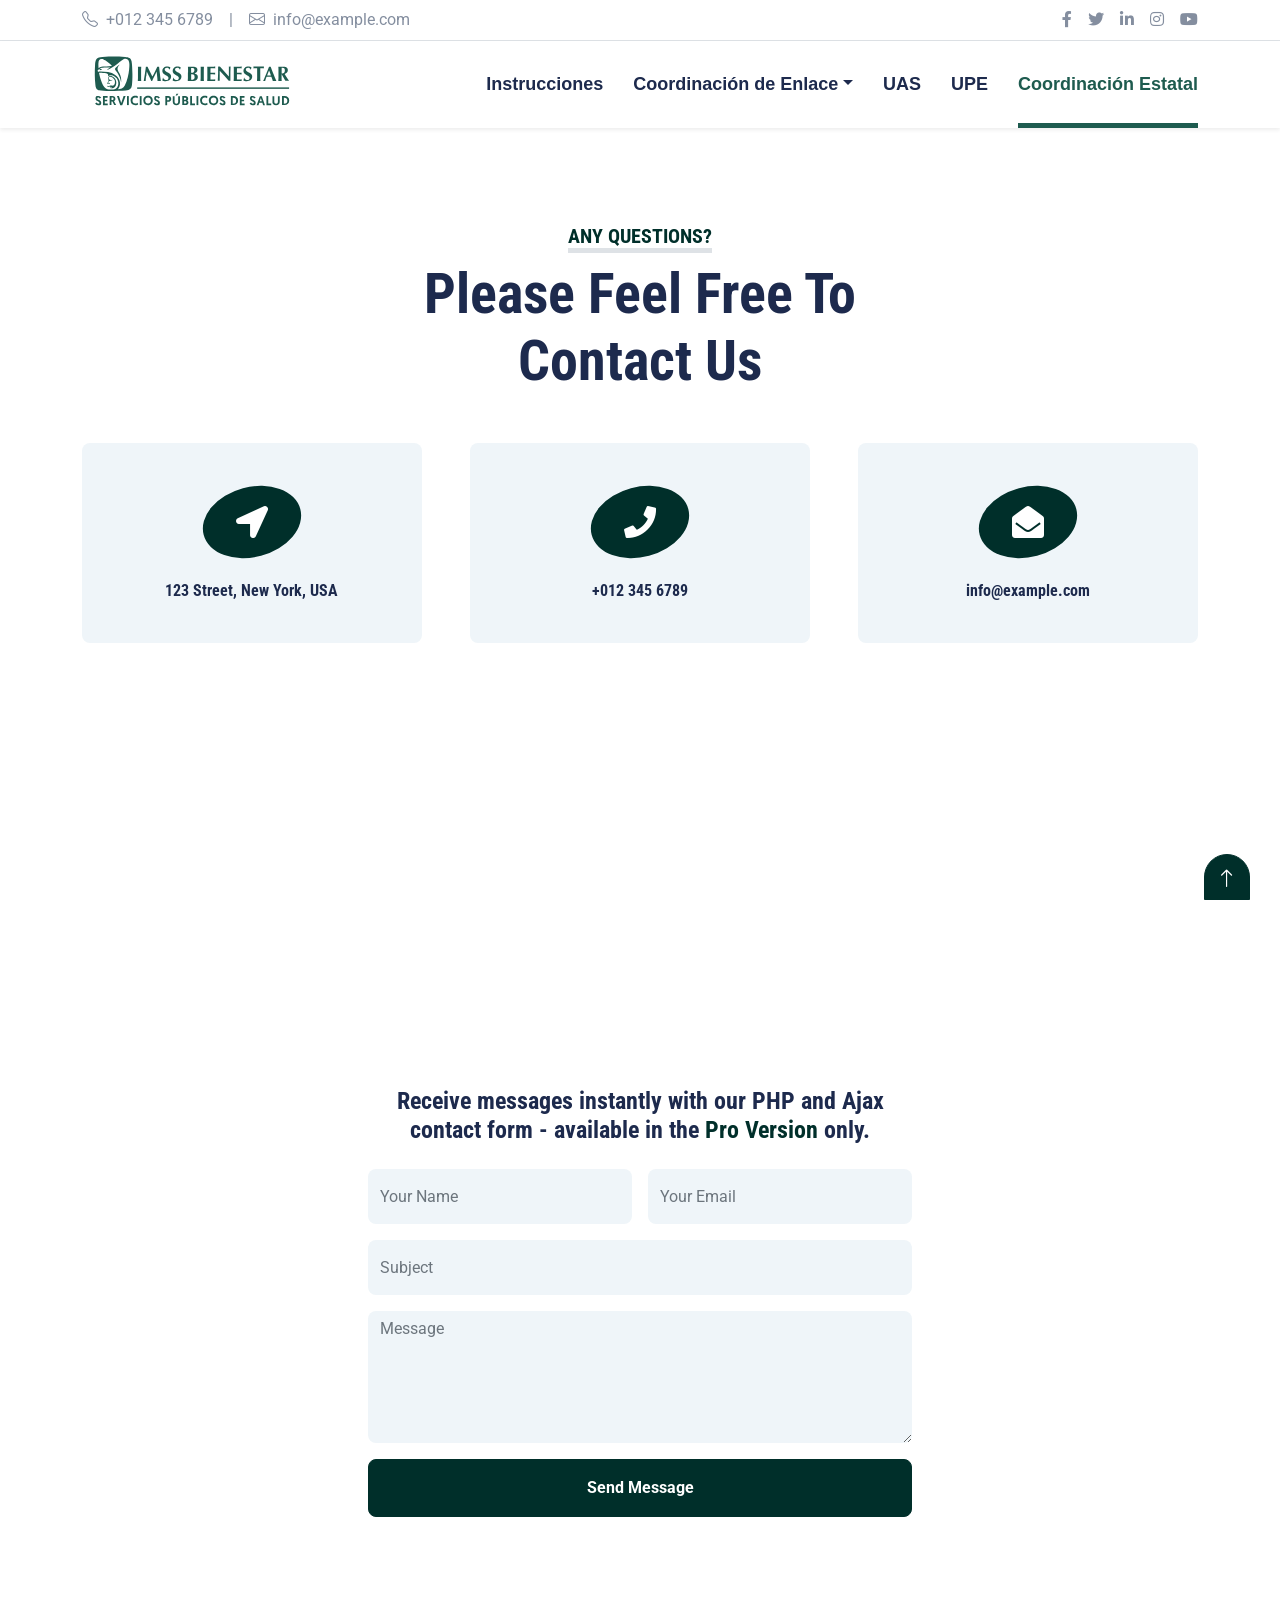
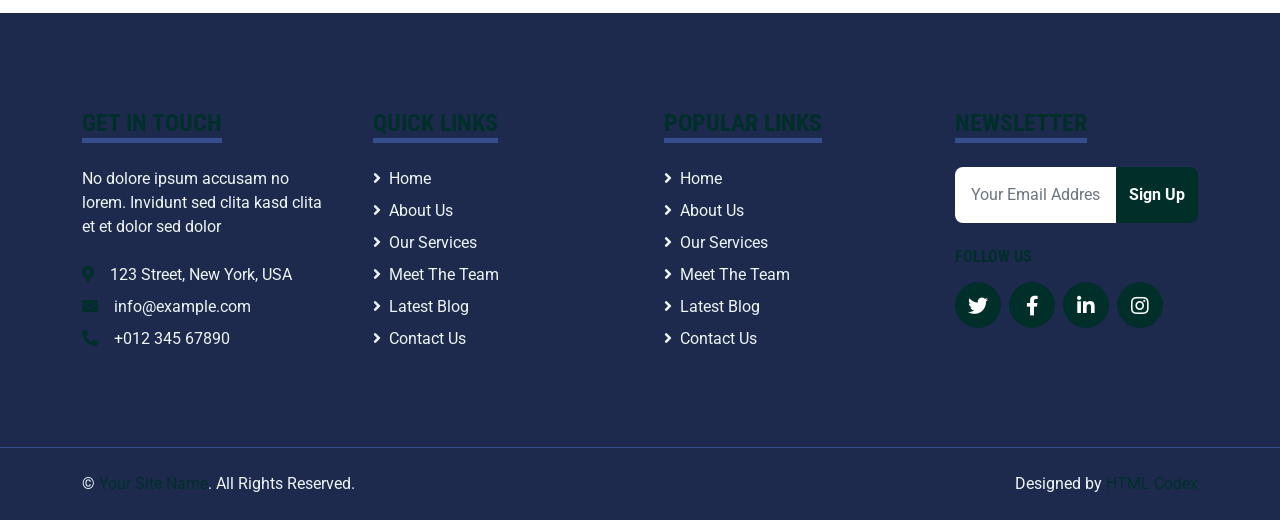
<file: contact.html>
<!DOCTYPE html>
<html lang="en">

<head>
    <meta charset="utf-8">
    <title>IMSS Bienestar - Coordinación Estatal</title>
    <meta content="width=device-width, initial-scale=1.0" name="viewport">
    <meta content="Free HTML Templates" name="keywords">
    <meta content="Free HTML Templates" name="description">

    <!-- Favicon -->
    <link href="img/favicon.ico" rel="icon">

    <!-- Google Web Fonts -->
    <link rel="preconnect" href="https://fonts.gstatic.com">
    <link href="https://fonts.googleapis.com/css2?family=Roboto+Condensed:wght@400;700&family=Roboto:wght@400;700&display=swap" rel="stylesheet">  

    <!-- Icon Font Stylesheet -->
    <link href="https://cdnjs.cloudflare.com/ajax/libs/font-awesome/5.15.0/css/all.min.css" rel="stylesheet">
    <link href="https://cdn.jsdelivr.net/npm/bootstrap-icons@1.4.1/font/bootstrap-icons.css" rel="stylesheet">

    <!-- Libraries Stylesheet -->
    <link href="lib/owlcarousel/assets/owl.carousel.min.css" rel="stylesheet">
    <link href="lib/tempusdominus/css/tempusdominus-bootstrap-4.min.css" rel="stylesheet" />

    <!-- Customized Bootstrap Stylesheet -->
    <link href="css/bootstrap.min.css" rel="stylesheet">

    <!-- Template Stylesheet -->
    <link href="css/style.css" rel="stylesheet">
</head>

<body>
    <!-- Topbar Start -->
    <div class="container-fluid py-2 border-bottom d-none d-lg-block">
        <div class="container">
            <div class="row">
                <div class="col-md-6 text-center text-lg-start mb-2 mb-lg-0">
                    <div class="d-inline-flex align-items-center">
                        <a class="text-decoration-none text-body pe-3" href=""><i class="bi bi-telephone me-2"></i>+012 345 6789</a>
                        <span class="text-body">|</span>
                        <a class="text-decoration-none text-body px-3" href=""><i class="bi bi-envelope me-2"></i>info@example.com</a>
                    </div>
                </div>
                <div class="col-md-6 text-center text-lg-end">
                    <div class="d-inline-flex align-items-center">
                        <a class="text-body px-2" href="">
                            <i class="fab fa-facebook-f"></i>
                        </a>
                        <a class="text-body px-2" href="">
                            <i class="fab fa-twitter"></i>
                        </a>
                        <a class="text-body px-2" href="">
                            <i class="fab fa-linkedin-in"></i>
                        </a>
                        <a class="text-body px-2" href="">
                            <i class="fab fa-instagram"></i>
                        </a>
                        <a class="text-body ps-2" href="">
                            <i class="fab fa-youtube"></i>
                        </a>
                    </div>
                </div>
            </div>
        </div>
    </div>
    <!-- Topbar End -->


    <!-- Navbar Start -->
    <div class="container-fluid sticky-top bg-white shadow-sm mb-5">
        <div class="container">
            <nav class="navbar navbar-expand-lg bg-white navbar-light py-3 py-lg-0">
                <a href="index.html" class="navbar-brand">
                    <span class="imss-logo" role="img" aria-label="IMSS Bienestar"></span>
                </a>
                <button class="navbar-toggler" type="button" data-bs-toggle="collapse" data-bs-target="#navbarCollapse">
                    <span class="navbar-toggler-icon"></span>
                </button>
                <div class="collapse navbar-collapse" id="navbarCollapse">
                    <div class="navbar-nav ms-auto py-0">
                        <a href="index.html" class="nav-item nav-link">Instrucciones</a>
                        <div class="nav-item dropdown">
                            <a href="#" class="nav-link dropdown-toggle" data-bs-toggle="dropdown">Coordinación de Enlace</a>
                            <div class="dropdown-menu m-0">
                                <a href="about.html" class="dropdown-item">Coordinación de Enlace</a>
                                <a href="blog.html" class="dropdown-item">Carga de personal</a>
                                <a href="team.html" class="dropdown-item">Equipo</a>
                                <a href="testimonial.html" class="dropdown-item">Testimonios</a>
                                <a href="search.html" class="dropdown-item">Búsqueda</a>
                            </div>
                        </div>
                        <a href="service.html" class="nav-item nav-link">UAS</a>
                        <a href="appointment.html" class="nav-item nav-link">UPE</a>
                        <a href="contact.html" class="nav-item nav-link active">Coordinación Estatal</a>
                    </div>
                </div>
            </nav>
        </div>
    </div>
    <!-- Navbar End -->


    <!-- Contact Start -->
    <div class="container-fluid pt-5">
        <div class="container">
            <div class="text-center mx-auto mb-5" style="max-width: 500px;">
                <h5 class="d-inline-block text-primary text-uppercase border-bottom border-5">Any Questions?</h5>
                <h1 class="display-4">Please Feel Free To Contact Us</h1>
            </div>
            <div class="row g-5 mb-5">
                <div class="col-lg-4">
                    <div class="bg-light rounded d-flex flex-column align-items-center justify-content-center text-center" style="height: 200px;">
                        <div class="d-flex align-items-center justify-content-center bg-primary rounded-circle mb-4" style="width: 100px; height: 70px; transform: rotate(-15deg);">
                            <i class="fa fa-2x fa-location-arrow text-white" style="transform: rotate(15deg);"></i>
                        </div>
                        <h6 class="mb-0">123 Street, New York, USA</h6>
                    </div>
                </div>
                <div class="col-lg-4">
                    <div class="bg-light rounded d-flex flex-column align-items-center justify-content-center text-center" style="height: 200px;">
                        <div class="d-flex align-items-center justify-content-center bg-primary rounded-circle mb-4" style="width: 100px; height: 70px; transform: rotate(-15deg);">
                            <i class="fa fa-2x fa-phone text-white" style="transform: rotate(15deg);"></i>
                        </div>
                        <h6 class="mb-0">+012 345 6789</h6>
                    </div>
                </div>
                <div class="col-lg-4">
                    <div class="bg-light rounded d-flex flex-column align-items-center justify-content-center text-center" style="height: 200px;">
                        <div class="d-flex align-items-center justify-content-center bg-primary rounded-circle mb-4" style="width: 100px; height: 70px; transform: rotate(-15deg);">
                            <i class="fa fa-2x fa-envelope-open text-white" style="transform: rotate(15deg);"></i>
                        </div>
                        <h6 class="mb-0">info@example.com</h6>
                    </div>
                </div>
            </div>
            <div class="row">
                <div class="col-12" style="height: 500px;">
                    <div class="position-relative h-100">
                        <iframe class="position-relative w-100 h-100"
                            src="https://www.google.com/maps/embed?pb=!1m18!1m12!1m3!1d3001156.4288297426!2d-78.01371936852176!3d42.72876761954724!2m3!1f0!2f0!3f0!3m2!1i1024!2i768!4f13.1!3m3!1m2!1s0x4ccc4bf0f123a5a9%3A0xddcfc6c1de189567!2sNew%20York%2C%20USA!5e0!3m2!1sen!2sbd!4v1603794290143!5m2!1sen!2sbd"
                            frameborder="0" style="border:0;" allowfullscreen="" aria-hidden="false"
                            tabindex="0"></iframe>
                    </div>
                </div>
            </div>
            <div class="row justify-content-center position-relative" style="margin-top: -200px; z-index: 1;">
                <div class="col-lg-8">
                    <div class="bg-white rounded p-5 m-5 mb-0">
                        <h4 class="text-center mb-4">Receive messages instantly with our PHP and Ajax contact form - available in the <a href="https://htmlcodex.com/downloading/?item=1609">Pro Version</a> only.</h4>
                        <form>
                            <div class="row g-3">
                                <div class="col-12 col-sm-6">
                                    <input type="text" class="form-control bg-light border-0" placeholder="Your Name" style="height: 55px;">
                                </div>
                                <div class="col-12 col-sm-6">
                                    <input type="email" class="form-control bg-light border-0" placeholder="Your Email" style="height: 55px;">
                                </div>
                                <div class="col-12">
                                    <input type="text" class="form-control bg-light border-0" placeholder="Subject" style="height: 55px;">
                                </div>
                                <div class="col-12">
                                    <textarea class="form-control bg-light border-0" rows="5" placeholder="Message"></textarea>
                                </div>
                                <div class="col-12">
                                    <button class="btn btn-primary w-100 py-3" type="submit">Send Message</button>
                                </div>
                            </div>
                        </form>
                    </div>
                </div>
            </div>
        </div>
    </div>
    <!-- Contact End -->


    <!-- Footer Start -->
    <div class="container-fluid bg-dark text-light mt-5 py-5">
        <div class="container py-5">
            <div class="row g-5">
                <div class="col-lg-3 col-md-6">
                    <h4 class="d-inline-block text-primary text-uppercase border-bottom border-5 border-secondary mb-4">Get In Touch</h4>
                    <p class="mb-4">No dolore ipsum accusam no lorem. Invidunt sed clita kasd clita et et dolor sed dolor</p>
                    <p class="mb-2"><i class="fa fa-map-marker-alt text-primary me-3"></i>123 Street, New York, USA</p>
                    <p class="mb-2"><i class="fa fa-envelope text-primary me-3"></i>info@example.com</p>
                    <p class="mb-0"><i class="fa fa-phone-alt text-primary me-3"></i>+012 345 67890</p>
                </div>
                <div class="col-lg-3 col-md-6">
                    <h4 class="d-inline-block text-primary text-uppercase border-bottom border-5 border-secondary mb-4">Quick Links</h4>
                    <div class="d-flex flex-column justify-content-start">
                        <a class="text-light mb-2" href="#"><i class="fa fa-angle-right me-2"></i>Home</a>
                        <a class="text-light mb-2" href="#"><i class="fa fa-angle-right me-2"></i>About Us</a>
                        <a class="text-light mb-2" href="#"><i class="fa fa-angle-right me-2"></i>Our Services</a>
                        <a class="text-light mb-2" href="#"><i class="fa fa-angle-right me-2"></i>Meet The Team</a>
                        <a class="text-light mb-2" href="#"><i class="fa fa-angle-right me-2"></i>Latest Blog</a>
                        <a class="text-light" href="#"><i class="fa fa-angle-right me-2"></i>Contact Us</a>
                    </div>
                </div>
                <div class="col-lg-3 col-md-6">
                    <h4 class="d-inline-block text-primary text-uppercase border-bottom border-5 border-secondary mb-4">Popular Links</h4>
                    <div class="d-flex flex-column justify-content-start">
                        <a class="text-light mb-2" href="#"><i class="fa fa-angle-right me-2"></i>Home</a>
                        <a class="text-light mb-2" href="#"><i class="fa fa-angle-right me-2"></i>About Us</a>
                        <a class="text-light mb-2" href="#"><i class="fa fa-angle-right me-2"></i>Our Services</a>
                        <a class="text-light mb-2" href="#"><i class="fa fa-angle-right me-2"></i>Meet The Team</a>
                        <a class="text-light mb-2" href="#"><i class="fa fa-angle-right me-2"></i>Latest Blog</a>
                        <a class="text-light" href="#"><i class="fa fa-angle-right me-2"></i>Contact Us</a>
                    </div>
                </div>
                <div class="col-lg-3 col-md-6">
                    <h4 class="d-inline-block text-primary text-uppercase border-bottom border-5 border-secondary mb-4">Newsletter</h4>
                    <form action="">
                        <div class="input-group">
                            <input type="text" class="form-control p-3 border-0" placeholder="Your Email Address">
                            <button class="btn btn-primary">Sign Up</button>
                        </div>
                    </form>
                    <h6 class="text-primary text-uppercase mt-4 mb-3">Follow Us</h6>
                    <div class="d-flex">
                        <a class="btn btn-lg btn-primary btn-lg-square rounded-circle me-2" href="#"><i class="fab fa-twitter"></i></a>
                        <a class="btn btn-lg btn-primary btn-lg-square rounded-circle me-2" href="#"><i class="fab fa-facebook-f"></i></a>
                        <a class="btn btn-lg btn-primary btn-lg-square rounded-circle me-2" href="#"><i class="fab fa-linkedin-in"></i></a>
                        <a class="btn btn-lg btn-primary btn-lg-square rounded-circle" href="#"><i class="fab fa-instagram"></i></a>
                    </div>
                </div>
            </div>
        </div>
    </div>
    <div class="container-fluid bg-dark text-light border-top border-secondary py-4">
        <div class="container">
            <div class="row g-5">
                <div class="col-md-6 text-center text-md-start">
                    <p class="mb-md-0">&copy; <a class="text-primary" href="#">Your Site Name</a>. All Rights Reserved.</p>
                </div>
                <div class="col-md-6 text-center text-md-end">
                    <!--/*** The author’s attribution link below must remain intact on your website. ***/-->
                    <!--/*** If you wish to remove this credit link, please purchase the Pro Version from https://htmlcodex.com/downloading/?item=1609 . ***/-->
                    <p class="mb-0">Designed by <a class="text-primary" href="https://htmlcodex.com">HTML Codex</a></p>
                </div>
            </div>
        </div>
    </div>
    <!-- Footer End -->


    <!-- Back to Top -->
    <a href="#" class="btn btn-lg btn-primary btn-lg-square back-to-top"><i class="bi bi-arrow-up"></i></a>


    <!-- JavaScript Libraries -->
    <script src="https://code.jquery.com/jquery-3.4.1.min.js"></script>
    <script src="https://cdn.jsdelivr.net/npm/bootstrap@5.0.0/dist/js/bootstrap.bundle.min.js"></script>
    <script src="lib/easing/easing.min.js"></script>
    <script src="lib/waypoints/waypoints.min.js"></script>
    <script src="lib/owlcarousel/owl.carousel.min.js"></script>
    <script src="lib/tempusdominus/js/moment.min.js"></script>
    <script src="lib/tempusdominus/js/moment-timezone.min.js"></script>
    <script src="lib/tempusdominus/js/tempusdominus-bootstrap-4.min.js"></script>

    <!-- Template Javascript -->
    <script src="js/main.js"></script>
</body>

</html>
</file>
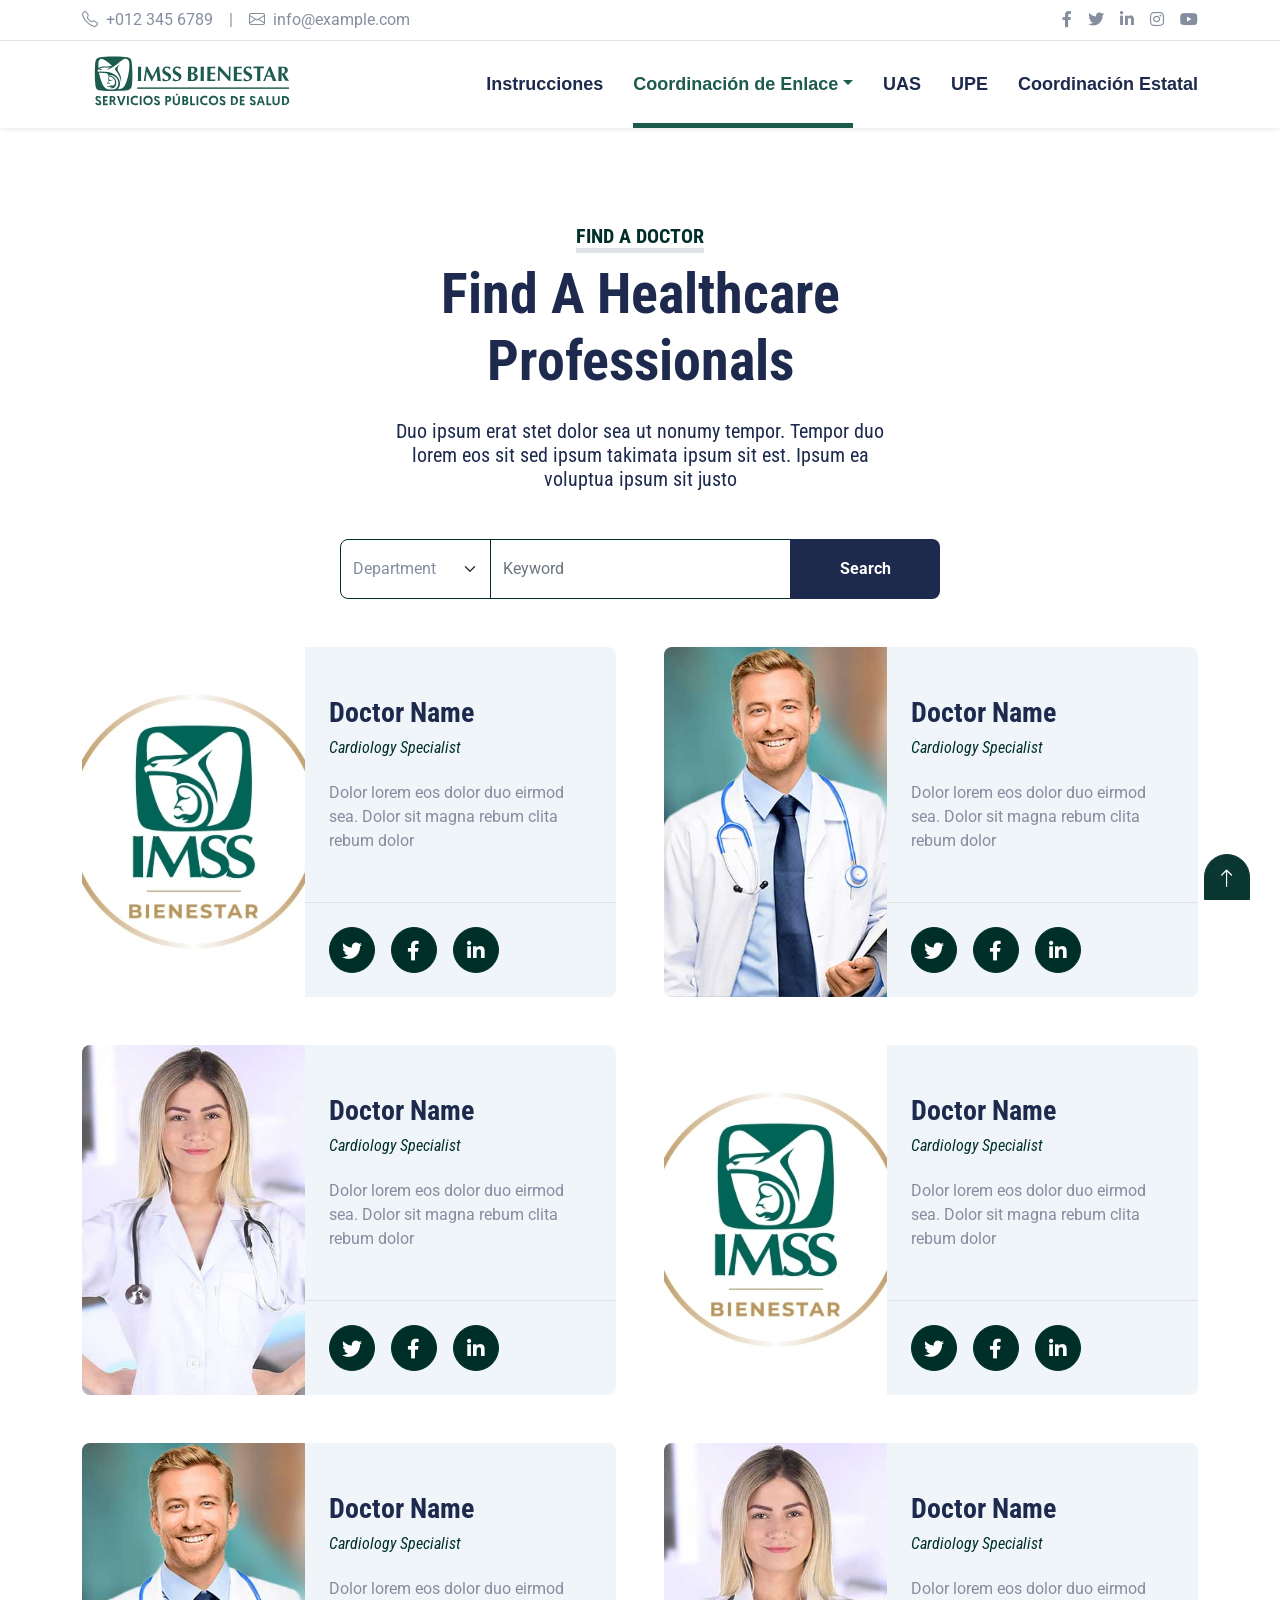
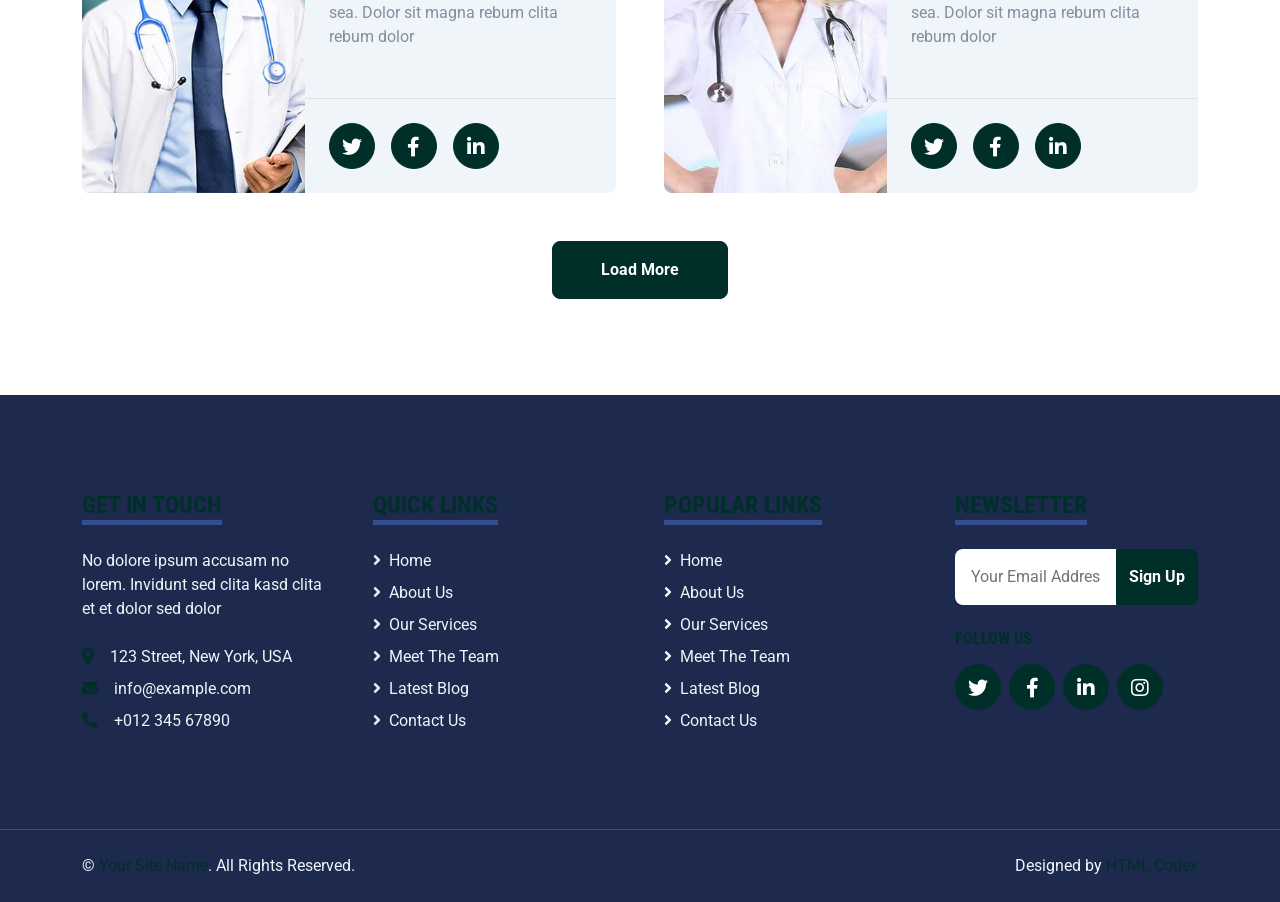
<file: search.html>
<!DOCTYPE html>
<html lang="en">

<head>
    <meta charset="utf-8">
    <title>IMSS Bienestar</title>
    <meta content="width=device-width, initial-scale=1.0" name="viewport">
    <meta content="Free HTML Templates" name="keywords">
    <meta content="Free HTML Templates" name="description">

    <!-- Favicon -->
    <link href="img/favicon.ico" rel="icon">

    <!-- Google Web Fonts -->
    <link rel="preconnect" href="https://fonts.gstatic.com">
    <link href="https://fonts.googleapis.com/css2?family=Roboto+Condensed:wght@400;700&family=Roboto:wght@400;700&display=swap" rel="stylesheet">  

    <!-- Icon Font Stylesheet -->
    <link href="https://cdnjs.cloudflare.com/ajax/libs/font-awesome/5.15.0/css/all.min.css" rel="stylesheet">
    <link href="https://cdn.jsdelivr.net/npm/bootstrap-icons@1.4.1/font/bootstrap-icons.css" rel="stylesheet">

    <!-- Libraries Stylesheet -->
    <link href="lib/owlcarousel/assets/owl.carousel.min.css" rel="stylesheet">
    <link href="lib/tempusdominus/css/tempusdominus-bootstrap-4.min.css" rel="stylesheet" />

    <!-- Customized Bootstrap Stylesheet -->
    <link href="css/bootstrap.min.css" rel="stylesheet">

    <!-- Template Stylesheet -->
    <link href="css/style.css" rel="stylesheet">
</head>

<body>
    <!-- Topbar Start -->
    <div class="container-fluid py-2 border-bottom d-none d-lg-block">
        <div class="container">
            <div class="row">
                <div class="col-md-6 text-center text-lg-start mb-2 mb-lg-0">
                    <div class="d-inline-flex align-items-center">
                        <a class="text-decoration-none text-body pe-3" href=""><i class="bi bi-telephone me-2"></i>+012 345 6789</a>
                        <span class="text-body">|</span>
                        <a class="text-decoration-none text-body px-3" href=""><i class="bi bi-envelope me-2"></i>info@example.com</a>
                    </div>
                </div>
                <div class="col-md-6 text-center text-lg-end">
                    <div class="d-inline-flex align-items-center">
                        <a class="text-body px-2" href="">
                            <i class="fab fa-facebook-f"></i>
                        </a>
                        <a class="text-body px-2" href="">
                            <i class="fab fa-twitter"></i>
                        </a>
                        <a class="text-body px-2" href="">
                            <i class="fab fa-linkedin-in"></i>
                        </a>
                        <a class="text-body px-2" href="">
                            <i class="fab fa-instagram"></i>
                        </a>
                        <a class="text-body ps-2" href="">
                            <i class="fab fa-youtube"></i>
                        </a>
                    </div>
                </div>
            </div>
        </div>
    </div>
    <!-- Topbar End -->


    <!-- Navbar Start -->
    <div class="container-fluid sticky-top bg-white shadow-sm mb-5">
        <div class="container">
            <nav class="navbar navbar-expand-lg bg-white navbar-light py-3 py-lg-0">
                <a href="index.html" class="navbar-brand">
                    <span class="imss-logo" role="img" aria-label="IMSS Bienestar"></span>
                </a>
                <button class="navbar-toggler" type="button" data-bs-toggle="collapse" data-bs-target="#navbarCollapse">
                    <span class="navbar-toggler-icon"></span>
                </button>
                <div class="collapse navbar-collapse" id="navbarCollapse">
                    <div class="navbar-nav ms-auto py-0">
                        <a href="index.html" class="nav-item nav-link">Instrucciones</a>
                        <div class="nav-item dropdown">
                            <a href="#" class="nav-link dropdown-toggle active" data-bs-toggle="dropdown">Coordinación de Enlace</a>
                            <div class="dropdown-menu m-0">
                                <a href="about.html" class="dropdown-item">Coordinación de Enlace</a>
                                <a href="blog.html" class="dropdown-item">Carga de personal</a>
                                <a href="team.html" class="dropdown-item">Equipo</a>
                                <a href="testimonial.html" class="dropdown-item">Testimonios</a>
                                <a href="search.html" class="dropdown-item active">Búsqueda</a>
                            </div>
                        </div>
                        <a href="service.html" class="nav-item nav-link">UAS</a>
                        <a href="appointment.html" class="nav-item nav-link">UPE</a>
                        <a href="contact.html" class="nav-item nav-link">Coordinación Estatal</a>
                    </div>
                </div>
            </nav>
        </div>
    </div>
    <!-- Navbar End -->


    <!-- Search Start -->
    <div class="container-fluid pt-5">
        <div class="container">
            <div class="text-center mx-auto mb-5" style="max-width: 500px;">
                <h5 class="d-inline-block text-primary text-uppercase border-bottom border-5">Find A Doctor</h5>
                <h1 class="display-4 mb-4">Find A Healthcare Professionals</h1>
                <h5 class="fw-normal">Duo ipsum erat stet dolor sea ut nonumy tempor. Tempor duo lorem eos sit sed ipsum takimata ipsum sit est. Ipsum ea voluptua ipsum sit justo</h5>
            </div>
            <div class="mx-auto" style="width: 100%; max-width: 600px;">
                <div class="input-group">
                    <select class="form-select border-primary w-25" style="height: 60px;">
                        <option selected>Department</option>
                        <option value="1">Department 1</option>
                        <option value="2">Department 2</option>
                        <option value="3">Department 3</option>
                    </select>
                    <input type="text" class="form-control border-primary w-50" placeholder="Keyword">
                    <button class="btn btn-dark border-0 w-25">Search</button>
                </div>
            </div>
        </div>
    </div>
    <!-- Search End -->


    <!-- Search Result Start -->
    <div class="container-fluid py-5">
        <div class="container">
            <div class="row g-5">
                <div class="col-lg-6 team-item">
                    <div class="row g-0 bg-light rounded overflow-hidden">
                        <div class="col-12 col-sm-5 h-100">
                            <img class="img-fluid h-100" src="img/team-1.jpg" style="object-fit: cover;">
                        </div>
                        <div class="col-12 col-sm-7 h-100 d-flex flex-column">
                            <div class="mt-auto p-4">
                                <h3>Doctor Name</h3>
                                <h6 class="fw-normal fst-italic text-primary mb-4">Cardiology Specialist</h6>
                                <p class="m-0">Dolor lorem eos dolor duo eirmod sea. Dolor sit magna rebum clita rebum dolor</p>
                            </div>
                            <div class="d-flex mt-auto border-top p-4">
                                <a class="btn btn-lg btn-primary btn-lg-square rounded-circle me-3" href="#"><i class="fab fa-twitter"></i></a>
                                <a class="btn btn-lg btn-primary btn-lg-square rounded-circle me-3" href="#"><i class="fab fa-facebook-f"></i></a>
                                <a class="btn btn-lg btn-primary btn-lg-square rounded-circle" href="#"><i class="fab fa-linkedin-in"></i></a>
                            </div>
                        </div>
                    </div>
                </div>
                <div class="col-lg-6 team-item">
                    <div class="row g-0 bg-light rounded overflow-hidden">
                        <div class="col-12 col-sm-5 h-100">
                            <img class="img-fluid h-100" src="img/team-2.jpg" style="object-fit: cover;">
                        </div>
                        <div class="col-12 col-sm-7 h-100 d-flex flex-column">
                            <div class="mt-auto p-4">
                                <h3>Doctor Name</h3>
                                <h6 class="fw-normal fst-italic text-primary mb-4">Cardiology Specialist</h6>
                                <p class="m-0">Dolor lorem eos dolor duo eirmod sea. Dolor sit magna rebum clita rebum dolor</p>
                            </div>
                            <div class="d-flex mt-auto border-top p-4">
                                <a class="btn btn-lg btn-primary btn-lg-square rounded-circle me-3" href="#"><i class="fab fa-twitter"></i></a>
                                <a class="btn btn-lg btn-primary btn-lg-square rounded-circle me-3" href="#"><i class="fab fa-facebook-f"></i></a>
                                <a class="btn btn-lg btn-primary btn-lg-square rounded-circle" href="#"><i class="fab fa-linkedin-in"></i></a>
                            </div>
                        </div>
                    </div>
                </div>
                <div class="col-lg-6 team-item">
                    <div class="row g-0 bg-light rounded overflow-hidden">
                        <div class="col-12 col-sm-5 h-100">
                            <img class="img-fluid h-100" src="img/team-3.jpg" style="object-fit: cover;">
                        </div>
                        <div class="col-12 col-sm-7 h-100 d-flex flex-column">
                            <div class="mt-auto p-4">
                                <h3>Doctor Name</h3>
                                <h6 class="fw-normal fst-italic text-primary mb-4">Cardiology Specialist</h6>
                                <p class="m-0">Dolor lorem eos dolor duo eirmod sea. Dolor sit magna rebum clita rebum dolor</p>
                            </div>
                            <div class="d-flex mt-auto border-top p-4">
                                <a class="btn btn-lg btn-primary btn-lg-square rounded-circle me-3" href="#"><i class="fab fa-twitter"></i></a>
                                <a class="btn btn-lg btn-primary btn-lg-square rounded-circle me-3" href="#"><i class="fab fa-facebook-f"></i></a>
                                <a class="btn btn-lg btn-primary btn-lg-square rounded-circle" href="#"><i class="fab fa-linkedin-in"></i></a>
                            </div>
                        </div>
                    </div>
                </div>
                <div class="col-lg-6 team-item">
                    <div class="row g-0 bg-light rounded overflow-hidden">
                        <div class="col-12 col-sm-5 h-100">
                            <img class="img-fluid h-100" src="img/team-1.jpg" style="object-fit: cover;">
                        </div>
                        <div class="col-12 col-sm-7 h-100 d-flex flex-column">
                            <div class="mt-auto p-4">
                                <h3>Doctor Name</h3>
                                <h6 class="fw-normal fst-italic text-primary mb-4">Cardiology Specialist</h6>
                                <p class="m-0">Dolor lorem eos dolor duo eirmod sea. Dolor sit magna rebum clita rebum dolor</p>
                            </div>
                            <div class="d-flex mt-auto border-top p-4">
                                <a class="btn btn-lg btn-primary btn-lg-square rounded-circle me-3" href="#"><i class="fab fa-twitter"></i></a>
                                <a class="btn btn-lg btn-primary btn-lg-square rounded-circle me-3" href="#"><i class="fab fa-facebook-f"></i></a>
                                <a class="btn btn-lg btn-primary btn-lg-square rounded-circle" href="#"><i class="fab fa-linkedin-in"></i></a>
                            </div>
                        </div>
                    </div>
                </div>
                <div class="col-lg-6 team-item">
                    <div class="row g-0 bg-light rounded overflow-hidden">
                        <div class="col-12 col-sm-5 h-100">
                            <img class="img-fluid h-100" src="img/team-2.jpg" style="object-fit: cover;">
                        </div>
                        <div class="col-12 col-sm-7 h-100 d-flex flex-column">
                            <div class="mt-auto p-4">
                                <h3>Doctor Name</h3>
                                <h6 class="fw-normal fst-italic text-primary mb-4">Cardiology Specialist</h6>
                                <p class="m-0">Dolor lorem eos dolor duo eirmod sea. Dolor sit magna rebum clita rebum dolor</p>
                            </div>
                            <div class="d-flex mt-auto border-top p-4">
                                <a class="btn btn-lg btn-primary btn-lg-square rounded-circle me-3" href="#"><i class="fab fa-twitter"></i></a>
                                <a class="btn btn-lg btn-primary btn-lg-square rounded-circle me-3" href="#"><i class="fab fa-facebook-f"></i></a>
                                <a class="btn btn-lg btn-primary btn-lg-square rounded-circle" href="#"><i class="fab fa-linkedin-in"></i></a>
                            </div>
                        </div>
                    </div>
                </div>
                <div class="col-lg-6 team-item">
                    <div class="row g-0 bg-light rounded overflow-hidden">
                        <div class="col-12 col-sm-5 h-100">
                            <img class="img-fluid h-100" src="img/team-3.jpg" style="object-fit: cover;">
                        </div>
                        <div class="col-12 col-sm-7 h-100 d-flex flex-column">
                            <div class="mt-auto p-4">
                                <h3>Doctor Name</h3>
                                <h6 class="fw-normal fst-italic text-primary mb-4">Cardiology Specialist</h6>
                                <p class="m-0">Dolor lorem eos dolor duo eirmod sea. Dolor sit magna rebum clita rebum dolor</p>
                            </div>
                            <div class="d-flex mt-auto border-top p-4">
                                <a class="btn btn-lg btn-primary btn-lg-square rounded-circle me-3" href="#"><i class="fab fa-twitter"></i></a>
                                <a class="btn btn-lg btn-primary btn-lg-square rounded-circle me-3" href="#"><i class="fab fa-facebook-f"></i></a>
                                <a class="btn btn-lg btn-primary btn-lg-square rounded-circle" href="#"><i class="fab fa-linkedin-in"></i></a>
                            </div>
                        </div>
                    </div>
                </div>
                <div class="col-12 text-center">
                    <button class="btn btn-primary py-3 px-5">Load More</button>
                </div>
            </div>
        </div>
    </div>
    <!-- Search Result End -->


    <!-- Footer Start -->
    <div class="container-fluid bg-dark text-light mt-5 py-5">
        <div class="container py-5">
            <div class="row g-5">
                <div class="col-lg-3 col-md-6">
                    <h4 class="d-inline-block text-primary text-uppercase border-bottom border-5 border-secondary mb-4">Get In Touch</h4>
                    <p class="mb-4">No dolore ipsum accusam no lorem. Invidunt sed clita kasd clita et et dolor sed dolor</p>
                    <p class="mb-2"><i class="fa fa-map-marker-alt text-primary me-3"></i>123 Street, New York, USA</p>
                    <p class="mb-2"><i class="fa fa-envelope text-primary me-3"></i>info@example.com</p>
                    <p class="mb-0"><i class="fa fa-phone-alt text-primary me-3"></i>+012 345 67890</p>
                </div>
                <div class="col-lg-3 col-md-6">
                    <h4 class="d-inline-block text-primary text-uppercase border-bottom border-5 border-secondary mb-4">Quick Links</h4>
                    <div class="d-flex flex-column justify-content-start">
                        <a class="text-light mb-2" href="#"><i class="fa fa-angle-right me-2"></i>Home</a>
                        <a class="text-light mb-2" href="#"><i class="fa fa-angle-right me-2"></i>About Us</a>
                        <a class="text-light mb-2" href="#"><i class="fa fa-angle-right me-2"></i>Our Services</a>
                        <a class="text-light mb-2" href="#"><i class="fa fa-angle-right me-2"></i>Meet The Team</a>
                        <a class="text-light mb-2" href="#"><i class="fa fa-angle-right me-2"></i>Latest Blog</a>
                        <a class="text-light" href="#"><i class="fa fa-angle-right me-2"></i>Contact Us</a>
                    </div>
                </div>
                <div class="col-lg-3 col-md-6">
                    <h4 class="d-inline-block text-primary text-uppercase border-bottom border-5 border-secondary mb-4">Popular Links</h4>
                    <div class="d-flex flex-column justify-content-start">
                        <a class="text-light mb-2" href="#"><i class="fa fa-angle-right me-2"></i>Home</a>
                        <a class="text-light mb-2" href="#"><i class="fa fa-angle-right me-2"></i>About Us</a>
                        <a class="text-light mb-2" href="#"><i class="fa fa-angle-right me-2"></i>Our Services</a>
                        <a class="text-light mb-2" href="#"><i class="fa fa-angle-right me-2"></i>Meet The Team</a>
                        <a class="text-light mb-2" href="#"><i class="fa fa-angle-right me-2"></i>Latest Blog</a>
                        <a class="text-light" href="#"><i class="fa fa-angle-right me-2"></i>Contact Us</a>
                    </div>
                </div>
                <div class="col-lg-3 col-md-6">
                    <h4 class="d-inline-block text-primary text-uppercase border-bottom border-5 border-secondary mb-4">Newsletter</h4>
                    <form action="">
                        <div class="input-group">
                            <input type="text" class="form-control p-3 border-0" placeholder="Your Email Address">
                            <button class="btn btn-primary">Sign Up</button>
                        </div>
                    </form>
                    <h6 class="text-primary text-uppercase mt-4 mb-3">Follow Us</h6>
                    <div class="d-flex">
                        <a class="btn btn-lg btn-primary btn-lg-square rounded-circle me-2" href="#"><i class="fab fa-twitter"></i></a>
                        <a class="btn btn-lg btn-primary btn-lg-square rounded-circle me-2" href="#"><i class="fab fa-facebook-f"></i></a>
                        <a class="btn btn-lg btn-primary btn-lg-square rounded-circle me-2" href="#"><i class="fab fa-linkedin-in"></i></a>
                        <a class="btn btn-lg btn-primary btn-lg-square rounded-circle" href="#"><i class="fab fa-instagram"></i></a>
                    </div>
                </div>
            </div>
        </div>
    </div>
    <div class="container-fluid bg-dark text-light border-top border-secondary py-4">
        <div class="container">
            <div class="row g-5">
                <div class="col-md-6 text-center text-md-start">
                    <p class="mb-md-0">&copy; <a class="text-primary" href="#">Your Site Name</a>. All Rights Reserved.</p>
                </div>
                <div class="col-md-6 text-center text-md-end">
                    <!--/*** The author’s attribution link below must remain intact on your website. ***/-->
                    <!--/*** If you wish to remove this credit link, please purchase the Pro Version from https://htmlcodex.com/downloading/?item=1609 . ***/-->
                    <p class="mb-0">Designed by <a class="text-primary" href="https://htmlcodex.com">HTML Codex</a></p>
                </div>
            </div>
        </div>
    </div>
    <!-- Footer End -->


    <!-- Back to Top -->
    <a href="#" class="btn btn-lg btn-primary btn-lg-square back-to-top"><i class="bi bi-arrow-up"></i></a>


    <!-- JavaScript Libraries -->
    <script src="https://code.jquery.com/jquery-3.4.1.min.js"></script>
    <script src="https://cdn.jsdelivr.net/npm/bootstrap@5.0.0/dist/js/bootstrap.bundle.min.js"></script>
    <script src="lib/easing/easing.min.js"></script>
    <script src="lib/waypoints/waypoints.min.js"></script>
    <script src="lib/owlcarousel/owl.carousel.min.js"></script>
    <script src="lib/tempusdominus/js/moment.min.js"></script>
    <script src="lib/tempusdominus/js/moment-timezone.min.js"></script>
    <script src="lib/tempusdominus/js/tempusdominus-bootstrap-4.min.js"></script>

    <!-- Template Javascript -->
    <script src="js/main.js"></script>
</body>

</html>
</file>
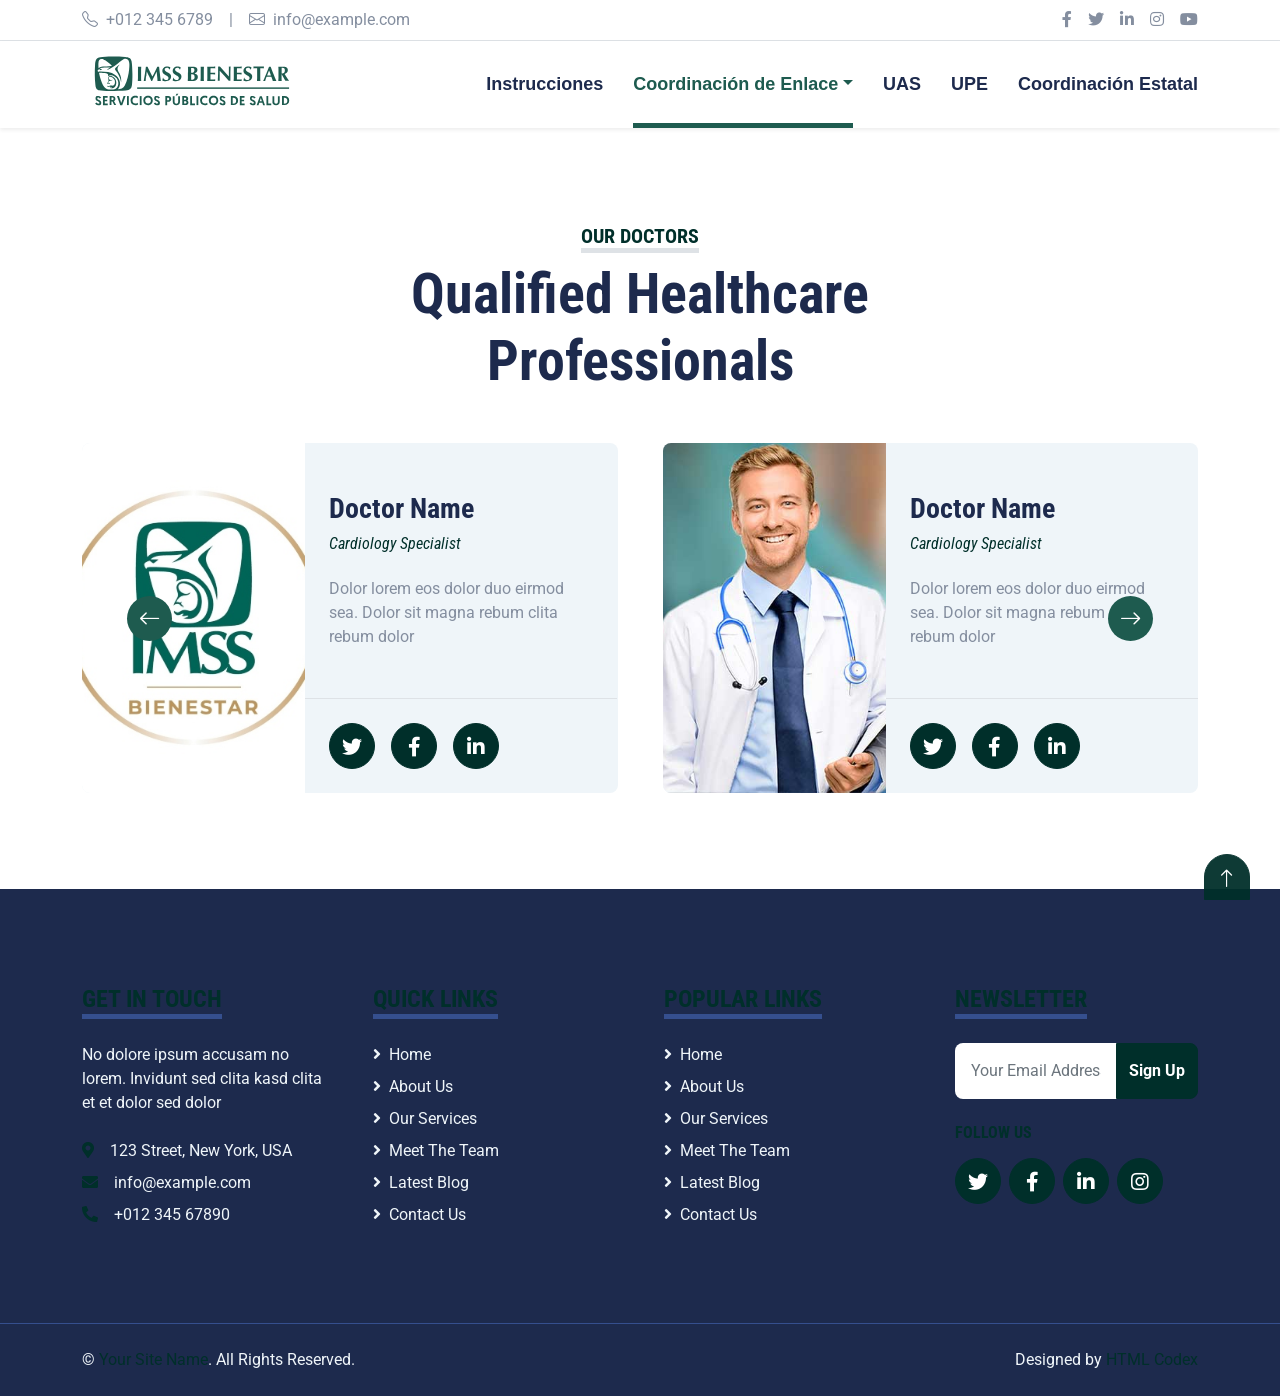
<file: team.html>
<!DOCTYPE html>
<html lang="en">

<head>
    <meta charset="utf-8">
    <title>IMSS Bienestar</title>
    <meta content="width=device-width, initial-scale=1.0" name="viewport">
    <meta content="Free HTML Templates" name="keywords">
    <meta content="Free HTML Templates" name="description">

    <!-- Favicon -->
    <link href="img/favicon.ico" rel="icon">

    <!-- Google Web Fonts -->
    <link rel="preconnect" href="https://fonts.gstatic.com">
    <link href="https://fonts.googleapis.com/css2?family=Roboto+Condensed:wght@400;700&family=Roboto:wght@400;700&display=swap" rel="stylesheet">  

    <!-- Icon Font Stylesheet -->
    <link href="https://cdnjs.cloudflare.com/ajax/libs/font-awesome/5.15.0/css/all.min.css" rel="stylesheet">
    <link href="https://cdn.jsdelivr.net/npm/bootstrap-icons@1.4.1/font/bootstrap-icons.css" rel="stylesheet">

    <!-- Libraries Stylesheet -->
    <link href="lib/owlcarousel/assets/owl.carousel.min.css" rel="stylesheet">
    <link href="lib/tempusdominus/css/tempusdominus-bootstrap-4.min.css" rel="stylesheet" />

    <!-- Customized Bootstrap Stylesheet -->
    <link href="css/bootstrap.min.css" rel="stylesheet">

    <!-- Template Stylesheet -->
    <link href="css/style.css" rel="stylesheet">
</head>

<body>
    <!-- Topbar Start -->
    <div class="container-fluid py-2 border-bottom d-none d-lg-block">
        <div class="container">
            <div class="row">
                <div class="col-md-6 text-center text-lg-start mb-2 mb-lg-0">
                    <div class="d-inline-flex align-items-center">
                        <a class="text-decoration-none text-body pe-3" href=""><i class="bi bi-telephone me-2"></i>+012 345 6789</a>
                        <span class="text-body">|</span>
                        <a class="text-decoration-none text-body px-3" href=""><i class="bi bi-envelope me-2"></i>info@example.com</a>
                    </div>
                </div>
                <div class="col-md-6 text-center text-lg-end">
                    <div class="d-inline-flex align-items-center">
                        <a class="text-body px-2" href="">
                            <i class="fab fa-facebook-f"></i>
                        </a>
                        <a class="text-body px-2" href="">
                            <i class="fab fa-twitter"></i>
                        </a>
                        <a class="text-body px-2" href="">
                            <i class="fab fa-linkedin-in"></i>
                        </a>
                        <a class="text-body px-2" href="">
                            <i class="fab fa-instagram"></i>
                        </a>
                        <a class="text-body ps-2" href="">
                            <i class="fab fa-youtube"></i>
                        </a>
                    </div>
                </div>
            </div>
        </div>
    </div>
    <!-- Topbar End -->


    <!-- Navbar Start -->
    <div class="container-fluid sticky-top bg-white shadow-sm mb-5">
        <div class="container">
            <nav class="navbar navbar-expand-lg bg-white navbar-light py-3 py-lg-0">
                <a href="index.html" class="navbar-brand">
                    <span class="imss-logo" role="img" aria-label="IMSS Bienestar"></span>
                </a>
                <button class="navbar-toggler" type="button" data-bs-toggle="collapse" data-bs-target="#navbarCollapse">
                    <span class="navbar-toggler-icon"></span>
                </button>
                <div class="collapse navbar-collapse" id="navbarCollapse">
                    <div class="navbar-nav ms-auto py-0">
                        <a href="index.html" class="nav-item nav-link">Instrucciones</a>
                        <div class="nav-item dropdown">
                            <a href="#" class="nav-link dropdown-toggle active" data-bs-toggle="dropdown">Coordinación de Enlace</a>
                            <div class="dropdown-menu m-0">
                                <a href="about.html" class="dropdown-item">Coordinación de Enlace</a>
                                <a href="blog.html" class="dropdown-item">Carga de personal</a>
                                <a href="team.html" class="dropdown-item active">Equipo</a>
                                <a href="testimonial.html" class="dropdown-item">Testimonios</a>
                                <a href="search.html" class="dropdown-item">Búsqueda</a>
                            </div>
                        </div>
                        <a href="service.html" class="nav-item nav-link">UAS</a>
                        <a href="appointment.html" class="nav-item nav-link">UPE</a>
                        <a href="contact.html" class="nav-item nav-link">Coordinación Estatal</a>
                    </div>
                </div>
            </nav>
        </div>
    </div>
    <!-- Navbar End -->


    <!-- Team Start -->
    <div class="container-fluid py-5">
        <div class="container">
            <div class="text-center mx-auto mb-5" style="max-width: 500px;">
                <h5 class="d-inline-block text-primary text-uppercase border-bottom border-5">Our Doctors</h5>
                <h1 class="display-4">Qualified Healthcare Professionals</h1>
            </div>
            <div class="owl-carousel team-carousel position-relative">
                <div class="team-item">
                    <div class="row g-0 bg-light rounded overflow-hidden">
                        <div class="col-12 col-sm-5 h-100">
                            <img class="img-fluid h-100" src="img/team-1.jpg" style="object-fit: cover;">
                        </div>
                        <div class="col-12 col-sm-7 h-100 d-flex flex-column">
                            <div class="mt-auto p-4">
                                <h3>Doctor Name</h3>
                                <h6 class="fw-normal fst-italic text-primary mb-4">Cardiology Specialist</h6>
                                <p class="m-0">Dolor lorem eos dolor duo eirmod sea. Dolor sit magna rebum clita rebum dolor</p>
                            </div>
                            <div class="d-flex mt-auto border-top p-4">
                                <a class="btn btn-lg btn-primary btn-lg-square rounded-circle me-3" href="#"><i class="fab fa-twitter"></i></a>
                                <a class="btn btn-lg btn-primary btn-lg-square rounded-circle me-3" href="#"><i class="fab fa-facebook-f"></i></a>
                                <a class="btn btn-lg btn-primary btn-lg-square rounded-circle" href="#"><i class="fab fa-linkedin-in"></i></a>
                            </div>
                        </div>
                    </div>
                </div>
                <div class="team-item">
                    <div class="row g-0 bg-light rounded overflow-hidden">
                        <div class="col-12 col-sm-5 h-100">
                            <img class="img-fluid h-100" src="img/team-2.jpg" style="object-fit: cover;">
                        </div>
                        <div class="col-12 col-sm-7 h-100 d-flex flex-column">
                            <div class="mt-auto p-4">
                                <h3>Doctor Name</h3>
                                <h6 class="fw-normal fst-italic text-primary mb-4">Cardiology Specialist</h6>
                                <p class="m-0">Dolor lorem eos dolor duo eirmod sea. Dolor sit magna rebum clita rebum dolor</p>
                            </div>
                            <div class="d-flex mt-auto border-top p-4">
                                <a class="btn btn-lg btn-primary btn-lg-square rounded-circle me-3" href="#"><i class="fab fa-twitter"></i></a>
                                <a class="btn btn-lg btn-primary btn-lg-square rounded-circle me-3" href="#"><i class="fab fa-facebook-f"></i></a>
                                <a class="btn btn-lg btn-primary btn-lg-square rounded-circle" href="#"><i class="fab fa-linkedin-in"></i></a>
                            </div>
                        </div>
                    </div>
                </div>
                <div class="team-item">
                    <div class="row g-0 bg-light rounded overflow-hidden">
                        <div class="col-12 col-sm-5 h-100">
                            <img class="img-fluid h-100" src="img/team-3.jpg" style="object-fit: cover;">
                        </div>
                        <div class="col-12 col-sm-7 h-100 d-flex flex-column">
                            <div class="mt-auto p-4">
                                <h3>Doctor Name</h3>
                                <h6 class="fw-normal fst-italic text-primary mb-4">Cardiology Specialist</h6>
                                <p class="m-0">Dolor lorem eos dolor duo eirmod sea. Dolor sit magna rebum clita rebum dolor</p>
                            </div>
                            <div class="d-flex mt-auto border-top p-4">
                                <a class="btn btn-lg btn-primary btn-lg-square rounded-circle me-3" href="#"><i class="fab fa-twitter"></i></a>
                                <a class="btn btn-lg btn-primary btn-lg-square rounded-circle me-3" href="#"><i class="fab fa-facebook-f"></i></a>
                                <a class="btn btn-lg btn-primary btn-lg-square rounded-circle" href="#"><i class="fab fa-linkedin-in"></i></a>
                            </div>
                        </div>
                    </div>
                </div>
            </div>
        </div>
    </div>
    <!-- Team End -->


    <!-- Footer Start -->
    <div class="container-fluid bg-dark text-light mt-5 py-5">
        <div class="container py-5">
            <div class="row g-5">
                <div class="col-lg-3 col-md-6">
                    <h4 class="d-inline-block text-primary text-uppercase border-bottom border-5 border-secondary mb-4">Get In Touch</h4>
                    <p class="mb-4">No dolore ipsum accusam no lorem. Invidunt sed clita kasd clita et et dolor sed dolor</p>
                    <p class="mb-2"><i class="fa fa-map-marker-alt text-primary me-3"></i>123 Street, New York, USA</p>
                    <p class="mb-2"><i class="fa fa-envelope text-primary me-3"></i>info@example.com</p>
                    <p class="mb-0"><i class="fa fa-phone-alt text-primary me-3"></i>+012 345 67890</p>
                </div>
                <div class="col-lg-3 col-md-6">
                    <h4 class="d-inline-block text-primary text-uppercase border-bottom border-5 border-secondary mb-4">Quick Links</h4>
                    <div class="d-flex flex-column justify-content-start">
                        <a class="text-light mb-2" href="#"><i class="fa fa-angle-right me-2"></i>Home</a>
                        <a class="text-light mb-2" href="#"><i class="fa fa-angle-right me-2"></i>About Us</a>
                        <a class="text-light mb-2" href="#"><i class="fa fa-angle-right me-2"></i>Our Services</a>
                        <a class="text-light mb-2" href="#"><i class="fa fa-angle-right me-2"></i>Meet The Team</a>
                        <a class="text-light mb-2" href="#"><i class="fa fa-angle-right me-2"></i>Latest Blog</a>
                        <a class="text-light" href="#"><i class="fa fa-angle-right me-2"></i>Contact Us</a>
                    </div>
                </div>
                <div class="col-lg-3 col-md-6">
                    <h4 class="d-inline-block text-primary text-uppercase border-bottom border-5 border-secondary mb-4">Popular Links</h4>
                    <div class="d-flex flex-column justify-content-start">
                        <a class="text-light mb-2" href="#"><i class="fa fa-angle-right me-2"></i>Home</a>
                        <a class="text-light mb-2" href="#"><i class="fa fa-angle-right me-2"></i>About Us</a>
                        <a class="text-light mb-2" href="#"><i class="fa fa-angle-right me-2"></i>Our Services</a>
                        <a class="text-light mb-2" href="#"><i class="fa fa-angle-right me-2"></i>Meet The Team</a>
                        <a class="text-light mb-2" href="#"><i class="fa fa-angle-right me-2"></i>Latest Blog</a>
                        <a class="text-light" href="#"><i class="fa fa-angle-right me-2"></i>Contact Us</a>
                    </div>
                </div>
                <div class="col-lg-3 col-md-6">
                    <h4 class="d-inline-block text-primary text-uppercase border-bottom border-5 border-secondary mb-4">Newsletter</h4>
                    <form action="">
                        <div class="input-group">
                            <input type="text" class="form-control p-3 border-0" placeholder="Your Email Address">
                            <button class="btn btn-primary">Sign Up</button>
                        </div>
                    </form>
                    <h6 class="text-primary text-uppercase mt-4 mb-3">Follow Us</h6>
                    <div class="d-flex">
                        <a class="btn btn-lg btn-primary btn-lg-square rounded-circle me-2" href="#"><i class="fab fa-twitter"></i></a>
                        <a class="btn btn-lg btn-primary btn-lg-square rounded-circle me-2" href="#"><i class="fab fa-facebook-f"></i></a>
                        <a class="btn btn-lg btn-primary btn-lg-square rounded-circle me-2" href="#"><i class="fab fa-linkedin-in"></i></a>
                        <a class="btn btn-lg btn-primary btn-lg-square rounded-circle" href="#"><i class="fab fa-instagram"></i></a>
                    </div>
                </div>
            </div>
        </div>
    </div>
    <div class="container-fluid bg-dark text-light border-top border-secondary py-4">
        <div class="container">
            <div class="row g-5">
                <div class="col-md-6 text-center text-md-start">
                    <p class="mb-md-0">&copy; <a class="text-primary" href="#">Your Site Name</a>. All Rights Reserved.</p>
                </div>
                <div class="col-md-6 text-center text-md-end">
                    <!--/*** The author’s attribution link below must remain intact on your website. ***/-->
                    <!--/*** If you wish to remove this credit link, please purchase the Pro Version from https://htmlcodex.com/downloading/?item=1609 . ***/-->
                    <p class="mb-0">Designed by <a class="text-primary" href="https://htmlcodex.com">HTML Codex</a></p>
                </div>
            </div>
        </div>
    </div>
    <!-- Footer End -->


    <!-- Back to Top -->
    <a href="#" class="btn btn-lg btn-primary btn-lg-square back-to-top"><i class="bi bi-arrow-up"></i></a>


    <!-- JavaScript Libraries -->
    <script src="https://code.jquery.com/jquery-3.4.1.min.js"></script>
    <script src="https://cdn.jsdelivr.net/npm/bootstrap@5.0.0/dist/js/bootstrap.bundle.min.js"></script>
    <script src="lib/easing/easing.min.js"></script>
    <script src="lib/waypoints/waypoints.min.js"></script>
    <script src="lib/owlcarousel/owl.carousel.min.js"></script>
    <script src="lib/tempusdominus/js/moment.min.js"></script>
    <script src="lib/tempusdominus/js/moment-timezone.min.js"></script>
    <script src="lib/tempusdominus/js/tempusdominus-bootstrap-4.min.js"></script>

    <!-- Template Javascript -->
    <script src="js/main.js"></script>
</body>

</html>
</file>
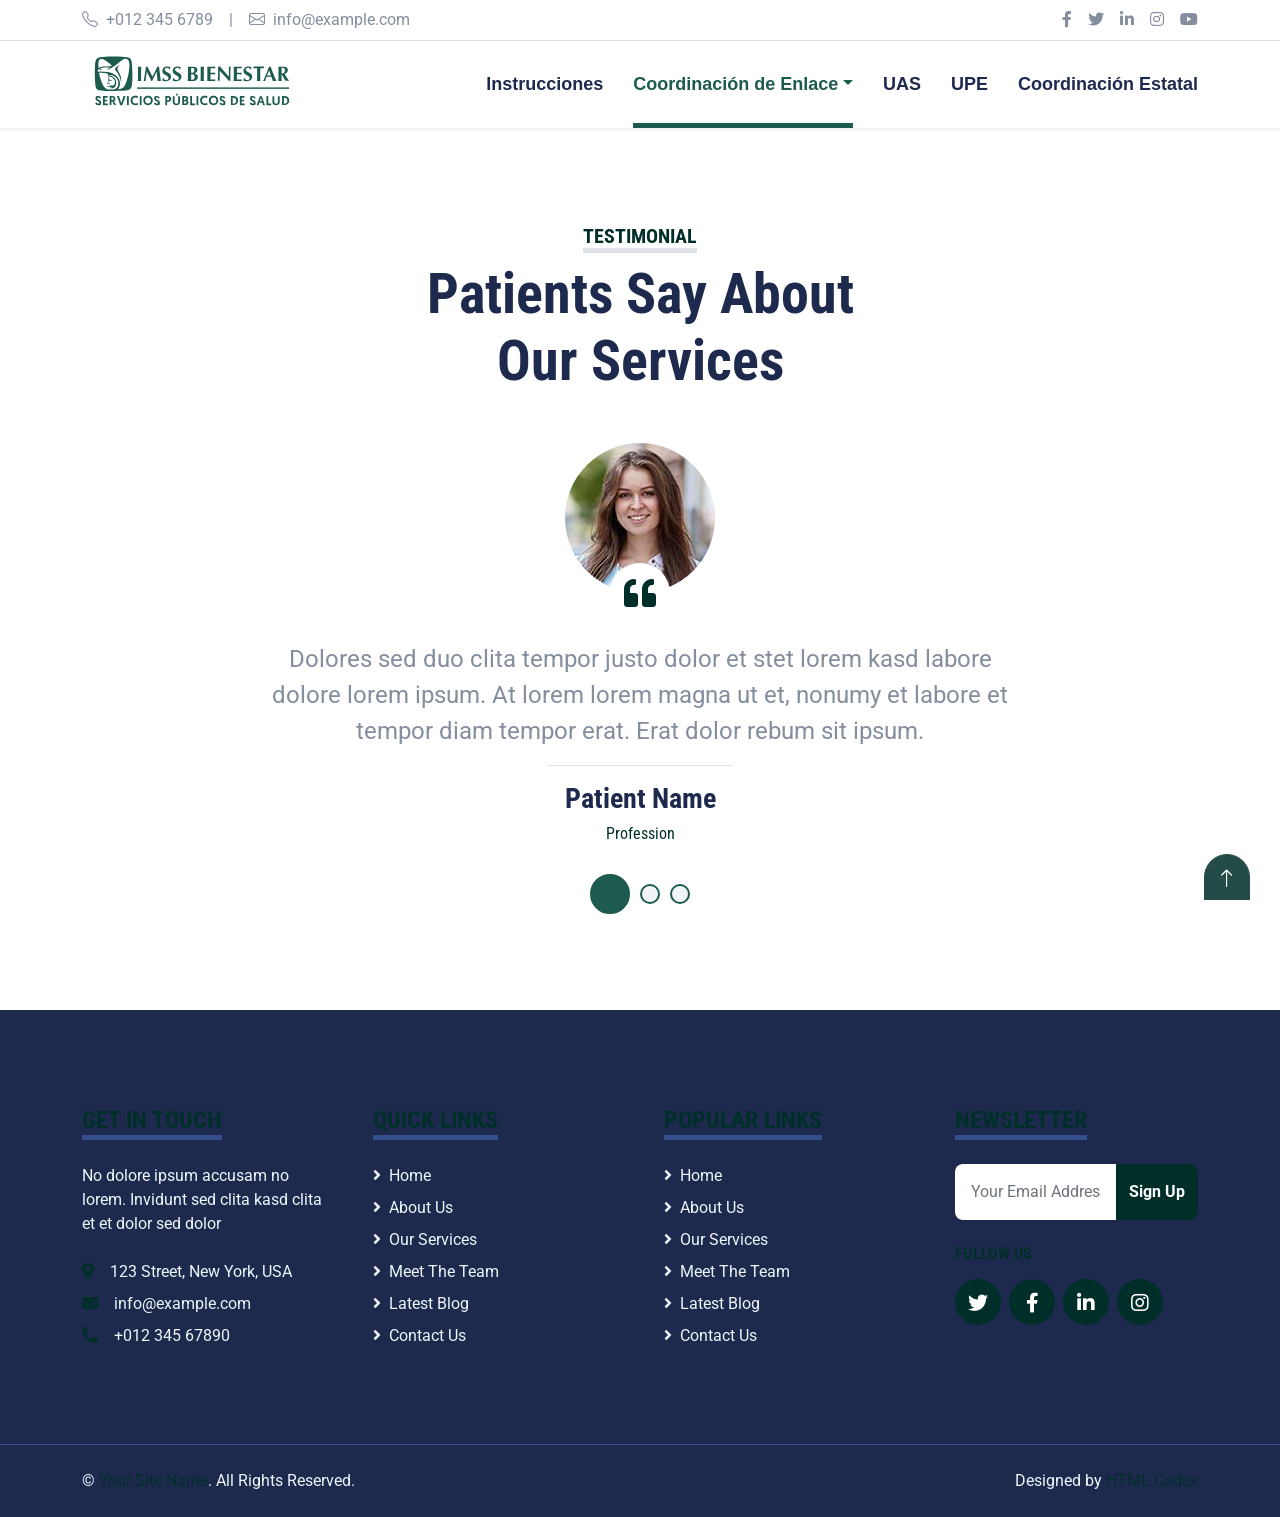
<file: testimonial.html>
<!DOCTYPE html>
<html lang="en">

<head>
    <meta charset="utf-8">
    <title>IMSS Bienestar</title>
    <meta content="width=device-width, initial-scale=1.0" name="viewport">
    <meta content="Free HTML Templates" name="keywords">
    <meta content="Free HTML Templates" name="description">

    <!-- Favicon -->
    <link href="img/favicon.ico" rel="icon">

    <!-- Google Web Fonts -->
    <link rel="preconnect" href="https://fonts.gstatic.com">
    <link href="https://fonts.googleapis.com/css2?family=Roboto+Condensed:wght@400;700&family=Roboto:wght@400;700&display=swap" rel="stylesheet">  

    <!-- Icon Font Stylesheet -->
    <link href="https://cdnjs.cloudflare.com/ajax/libs/font-awesome/5.15.0/css/all.min.css" rel="stylesheet">
    <link href="https://cdn.jsdelivr.net/npm/bootstrap-icons@1.4.1/font/bootstrap-icons.css" rel="stylesheet">

    <!-- Libraries Stylesheet -->
    <link href="lib/owlcarousel/assets/owl.carousel.min.css" rel="stylesheet">
    <link href="lib/tempusdominus/css/tempusdominus-bootstrap-4.min.css" rel="stylesheet" />

    <!-- Customized Bootstrap Stylesheet -->
    <link href="css/bootstrap.min.css" rel="stylesheet">

    <!-- Template Stylesheet -->
    <link href="css/style.css" rel="stylesheet">
</head>

<body>
    <!-- Topbar Start -->
    <div class="container-fluid py-2 border-bottom d-none d-lg-block">
        <div class="container">
            <div class="row">
                <div class="col-md-6 text-center text-lg-start mb-2 mb-lg-0">
                    <div class="d-inline-flex align-items-center">
                        <a class="text-decoration-none text-body pe-3" href=""><i class="bi bi-telephone me-2"></i>+012 345 6789</a>
                        <span class="text-body">|</span>
                        <a class="text-decoration-none text-body px-3" href=""><i class="bi bi-envelope me-2"></i>info@example.com</a>
                    </div>
                </div>
                <div class="col-md-6 text-center text-lg-end">
                    <div class="d-inline-flex align-items-center">
                        <a class="text-body px-2" href="">
                            <i class="fab fa-facebook-f"></i>
                        </a>
                        <a class="text-body px-2" href="">
                            <i class="fab fa-twitter"></i>
                        </a>
                        <a class="text-body px-2" href="">
                            <i class="fab fa-linkedin-in"></i>
                        </a>
                        <a class="text-body px-2" href="">
                            <i class="fab fa-instagram"></i>
                        </a>
                        <a class="text-body ps-2" href="">
                            <i class="fab fa-youtube"></i>
                        </a>
                    </div>
                </div>
            </div>
        </div>
    </div>
    <!-- Topbar End -->


    <!-- Navbar Start -->
    <div class="container-fluid sticky-top bg-white shadow-sm mb-5">
        <div class="container">
            <nav class="navbar navbar-expand-lg bg-white navbar-light py-3 py-lg-0">
                <a href="index.html" class="navbar-brand">
                    <span class="imss-logo" role="img" aria-label="IMSS Bienestar"></span>
                </a>
                <button class="navbar-toggler" type="button" data-bs-toggle="collapse" data-bs-target="#navbarCollapse">
                    <span class="navbar-toggler-icon"></span>
                </button>
                <div class="collapse navbar-collapse" id="navbarCollapse">
                    <div class="navbar-nav ms-auto py-0">
                        <a href="index.html" class="nav-item nav-link">Instrucciones</a>
                        <div class="nav-item dropdown">
                            <a href="#" class="nav-link dropdown-toggle active" data-bs-toggle="dropdown">Coordinación de Enlace</a>
                            <div class="dropdown-menu m-0">
                                <a href="about.html" class="dropdown-item">Coordinación de Enlace</a>
                                <a href="blog.html" class="dropdown-item">Carga de personal</a>
                                <a href="team.html" class="dropdown-item">Equipo</a>
                                <a href="testimonial.html" class="dropdown-item active">Testimonios</a>
                                <a href="search.html" class="dropdown-item">Búsqueda</a>
                            </div>
                        </div>
                        <a href="service.html" class="nav-item nav-link">UAS</a>
                        <a href="appointment.html" class="nav-item nav-link">UPE</a>
                        <a href="contact.html" class="nav-item nav-link">Coordinación Estatal</a>
                    </div>
                </div>
            </nav>
        </div>
    </div>
    <!-- Navbar End -->


    <!-- Testimonial Start -->
    <div class="container-fluid py-5">
        <div class="container">
            <div class="text-center mx-auto mb-5" style="max-width: 500px;">
                <h5 class="d-inline-block text-primary text-uppercase border-bottom border-5">Testimonial</h5>
                <h1 class="display-4">Patients Say About Our Services</h1>
            </div>
            <div class="row justify-content-center">
                <div class="col-lg-8">
                    <div class="owl-carousel testimonial-carousel">
                        <div class="testimonial-item text-center">
                            <div class="position-relative mb-5">
                                <img class="img-fluid rounded-circle mx-auto" src="img/testimonial-1.jpg" alt="">
                                <div class="position-absolute top-100 start-50 translate-middle d-flex align-items-center justify-content-center bg-white rounded-circle" style="width: 60px; height: 60px;">
                                    <i class="fa fa-quote-left fa-2x text-primary"></i>
                                </div>
                            </div>
                            <p class="fs-4 fw-normal">Dolores sed duo clita tempor justo dolor et stet lorem kasd labore dolore lorem ipsum. At lorem lorem magna ut et, nonumy et labore et tempor diam tempor erat. Erat dolor rebum sit ipsum.</p>
                            <hr class="w-25 mx-auto">
                            <h3>Patient Name</h3>
                            <h6 class="fw-normal text-primary mb-3">Profession</h6>
                        </div>
                        <div class="testimonial-item text-center">
                            <div class="position-relative mb-5">
                                <img class="img-fluid rounded-circle mx-auto" src="img/testimonial-2.jpg" alt="">
                                <div class="position-absolute top-100 start-50 translate-middle d-flex align-items-center justify-content-center bg-white rounded-circle" style="width: 60px; height: 60px;">
                                    <i class="fa fa-quote-left fa-2x text-primary"></i>
                                </div>
                            </div>
                            <p class="fs-4 fw-normal">Dolores sed duo clita tempor justo dolor et stet lorem kasd labore dolore lorem ipsum. At lorem lorem magna ut et, nonumy et labore et tempor diam tempor erat. Erat dolor rebum sit ipsum.</p>
                            <hr class="w-25 mx-auto">
                            <h3>Patient Name</h3>
                            <h6 class="fw-normal text-primary mb-3">Profession</h6>
                        </div>
                        <div class="testimonial-item text-center">
                            <div class="position-relative mb-5">
                                <img class="img-fluid rounded-circle mx-auto" src="img/testimonial-3.jpg" alt="">
                                <div class="position-absolute top-100 start-50 translate-middle d-flex align-items-center justify-content-center bg-white rounded-circle" style="width: 60px; height: 60px;">
                                    <i class="fa fa-quote-left fa-2x text-primary"></i>
                                </div>
                            </div>
                            <p class="fs-4 fw-normal">Dolores sed duo clita tempor justo dolor et stet lorem kasd labore dolore lorem ipsum. At lorem lorem magna ut et, nonumy et labore et tempor diam tempor erat. Erat dolor rebum sit ipsum.</p>
                            <hr class="w-25 mx-auto">
                            <h3>Patient Name</h3>
                            <h6 class="fw-normal text-primary mb-3">Profession</h6>
                        </div>
                    </div>
                </div>
            </div>
        </div>
    </div>
    <!-- Testimonial End -->


    <!-- Footer Start -->
    <div class="container-fluid bg-dark text-light mt-5 py-5">
        <div class="container py-5">
            <div class="row g-5">
                <div class="col-lg-3 col-md-6">
                    <h4 class="d-inline-block text-primary text-uppercase border-bottom border-5 border-secondary mb-4">Get In Touch</h4>
                    <p class="mb-4">No dolore ipsum accusam no lorem. Invidunt sed clita kasd clita et et dolor sed dolor</p>
                    <p class="mb-2"><i class="fa fa-map-marker-alt text-primary me-3"></i>123 Street, New York, USA</p>
                    <p class="mb-2"><i class="fa fa-envelope text-primary me-3"></i>info@example.com</p>
                    <p class="mb-0"><i class="fa fa-phone-alt text-primary me-3"></i>+012 345 67890</p>
                </div>
                <div class="col-lg-3 col-md-6">
                    <h4 class="d-inline-block text-primary text-uppercase border-bottom border-5 border-secondary mb-4">Quick Links</h4>
                    <div class="d-flex flex-column justify-content-start">
                        <a class="text-light mb-2" href="#"><i class="fa fa-angle-right me-2"></i>Home</a>
                        <a class="text-light mb-2" href="#"><i class="fa fa-angle-right me-2"></i>About Us</a>
                        <a class="text-light mb-2" href="#"><i class="fa fa-angle-right me-2"></i>Our Services</a>
                        <a class="text-light mb-2" href="#"><i class="fa fa-angle-right me-2"></i>Meet The Team</a>
                        <a class="text-light mb-2" href="#"><i class="fa fa-angle-right me-2"></i>Latest Blog</a>
                        <a class="text-light" href="#"><i class="fa fa-angle-right me-2"></i>Contact Us</a>
                    </div>
                </div>
                <div class="col-lg-3 col-md-6">
                    <h4 class="d-inline-block text-primary text-uppercase border-bottom border-5 border-secondary mb-4">Popular Links</h4>
                    <div class="d-flex flex-column justify-content-start">
                        <a class="text-light mb-2" href="#"><i class="fa fa-angle-right me-2"></i>Home</a>
                        <a class="text-light mb-2" href="#"><i class="fa fa-angle-right me-2"></i>About Us</a>
                        <a class="text-light mb-2" href="#"><i class="fa fa-angle-right me-2"></i>Our Services</a>
                        <a class="text-light mb-2" href="#"><i class="fa fa-angle-right me-2"></i>Meet The Team</a>
                        <a class="text-light mb-2" href="#"><i class="fa fa-angle-right me-2"></i>Latest Blog</a>
                        <a class="text-light" href="#"><i class="fa fa-angle-right me-2"></i>Contact Us</a>
                    </div>
                </div>
                <div class="col-lg-3 col-md-6">
                    <h4 class="d-inline-block text-primary text-uppercase border-bottom border-5 border-secondary mb-4">Newsletter</h4>
                    <form action="">
                        <div class="input-group">
                            <input type="text" class="form-control p-3 border-0" placeholder="Your Email Address">
                            <button class="btn btn-primary">Sign Up</button>
                        </div>
                    </form>
                    <h6 class="text-primary text-uppercase mt-4 mb-3">Follow Us</h6>
                    <div class="d-flex">
                        <a class="btn btn-lg btn-primary btn-lg-square rounded-circle me-2" href="#"><i class="fab fa-twitter"></i></a>
                        <a class="btn btn-lg btn-primary btn-lg-square rounded-circle me-2" href="#"><i class="fab fa-facebook-f"></i></a>
                        <a class="btn btn-lg btn-primary btn-lg-square rounded-circle me-2" href="#"><i class="fab fa-linkedin-in"></i></a>
                        <a class="btn btn-lg btn-primary btn-lg-square rounded-circle" href="#"><i class="fab fa-instagram"></i></a>
                    </div>
                </div>
            </div>
        </div>
    </div>
    <div class="container-fluid bg-dark text-light border-top border-secondary py-4">
        <div class="container">
            <div class="row g-5">
                <div class="col-md-6 text-center text-md-start">
                    <p class="mb-md-0">&copy; <a class="text-primary" href="#">Your Site Name</a>. All Rights Reserved.</p>
                </div>
                <div class="col-md-6 text-center text-md-end">
                    <!--/*** The author’s attribution link below must remain intact on your website. ***/-->
                    <!--/*** If you wish to remove this credit link, please purchase the Pro Version from https://htmlcodex.com/downloading/?item=1609 . ***/-->
                    <p class="mb-0">Designed by <a class="text-primary" href="https://htmlcodex.com">HTML Codex</a></p>
                </div>
            </div>
        </div>
    </div>
    <!-- Footer End -->


    <!-- Back to Top -->
    <a href="#" class="btn btn-lg btn-primary btn-lg-square back-to-top"><i class="bi bi-arrow-up"></i></a>


    <!-- JavaScript Libraries -->
    <script src="https://code.jquery.com/jquery-3.4.1.min.js"></script>
    <script src="https://cdn.jsdelivr.net/npm/bootstrap@5.0.0/dist/js/bootstrap.bundle.min.js"></script>
    <script src="lib/easing/easing.min.js"></script>
    <script src="lib/waypoints/waypoints.min.js"></script>
    <script src="lib/owlcarousel/owl.carousel.min.js"></script>
    <script src="lib/tempusdominus/js/moment.min.js"></script>
    <script src="lib/tempusdominus/js/moment-timezone.min.js"></script>
    <script src="lib/tempusdominus/js/tempusdominus-bootstrap-4.min.js"></script>

    <!-- Template Javascript -->
    <script src="js/main.js"></script>
</body>

</html>
</file>
<file: css/style.css>
/********** Template CSS **********/
:root {
    --primary: #1E5B4F;
    --secondary: #354F8E;
    --light: #EFF5F9;
    --dark: #1D2A4D;
}

.btn {
    font-weight: 700;
    transition: .5s;
}

.btn:hover {
    -webkit-box-shadow: 0 8px 6px -6px #555555;
    -moz-box-shadow: 0 8px 6px -6px #555555;
    box-shadow: 0 8px 6px -6px #555555;
}

.btn-primary {
    color: #FFFFFF;
}

.btn-square {
    width: 36px;
    height: 36px;
}

.btn-sm-square {
    width: 28px;
    height: 28px;
}

.btn-lg-square {
    width: 46px;
    height: 46px;
}

.btn-square,
.btn-sm-square,
.btn-lg-square {
    padding-left: 0;
    padding-right: 0;
    text-align: center;
}

.back-to-top {
    position: fixed;
    display: none;
    right: 30px;
    bottom: 0;
    border-radius: 50% 50% 0 0;
    z-index: 99;
}

.navbar-light .navbar-nav .nav-link {
    font-family: 'Jost', sans-serif;
    position: relative;
    margin-left: 30px;
    padding: 30px 0;
    font-size: 18px;
    font-weight: 700;
    color: var(--dark);
    outline: none;
    transition: .5s;
}

.navbar-light .navbar-nav .nav-link:hover,
.navbar-light .navbar-nav .nav-link.active {
    color: var(--primary);
}

.imss-logo {
    display: inline-block;
    width: 220px;
    height: 50px;
    background-color: #1E5B4F;
    -webkit-mask: url("../img/imb_b.svg") center / contain no-repeat;
    mask: url("../img/imb_b.svg") center / contain no-repeat;
}

@media (min-width: 992px) {
    .navbar-light .navbar-nav .nav-link::before {
        position: absolute;
        content: "";
        width: 0;
        height: 5px;
        bottom: 0;
        left: 50%;
        background: var(--primary);
        transition: .5s;
    }

    .navbar-light .navbar-nav .nav-link:hover::before,
    .navbar-light .navbar-nav .nav-link.active::before {
        width: 100%;
        left: 0;
    }
}

@media (max-width: 991.98px) {
    .navbar-light .navbar-nav .nav-link  {
        margin-left: 0;
        padding: 10px 0;
    }
}

.hero-header {
    background: url(../img/hero.jpg) center center no-repeat;
    background-size: cover;
}

.service-item {
    position: relative;
    height: 350px;
    padding: 0 30px;
    transition: .5s;
}

.service-item .service-icon {
    width: 150px;
    height: 100px;
    display: flex;
    align-items: center;
    justify-content: center;
    background: var(--primary);
    border-radius: 50%;
    transform: rotate(-14deg);
}

.service-item .service-icon i {
    transform: rotate(15deg);
}

.service-item a.btn {
    position: absolute;
    width: 60px;
    bottom: -48px;
    left: 50%;
    margin-left: -30px;
    opacity: 0;
}

.service-item:hover a.btn {
    bottom: -24px;
    opacity: 1;
}

@media (min-width: 576px) {
    .team-item .row {
        height: 350px;
    }
}

.team-carousel .owl-nav {
    position: absolute;
    padding: 0 45px;
    width: 100%;
    height: 45px;
    top: calc(50% - 22.5px);
    left: 0;
    display: flex;
    justify-content: space-between;
}

.team-carousel .owl-nav .owl-prev,
.team-carousel .owl-nav .owl-next {
    position: relative;
    width: 45px;
    height: 45px;
    display: flex;
    align-items: center;
    justify-content: center;
    color: #FFFFFF;
    background: var(--primary);
    border-radius: 45px;
    font-size: 22px;
    transition: .5s;
}

.team-carousel .owl-nav .owl-prev:hover,
.team-carousel .owl-nav .owl-next:hover {
    background: var(--dark);
}

.testimonial-carousel .owl-dots {
    margin-top: 15px;
    display: flex;
    align-items: center;
    justify-content: center;
}

.testimonial-carousel .owl-dot {
    position: relative;
    display: inline-block;
    margin: 0 5px;
    width: 20px;
    height: 20px;
    background: var(--light);
    border: 2px solid var(--primary);
    border-radius: 20px;
    transition: .5s;
}

.testimonial-carousel .owl-dot.active {
    width: 40px;
    height: 40px;
    background: var(--primary);
}

.testimonial-carousel .owl-item img {
    width: 150px;
    height: 150px;
}
</file>
